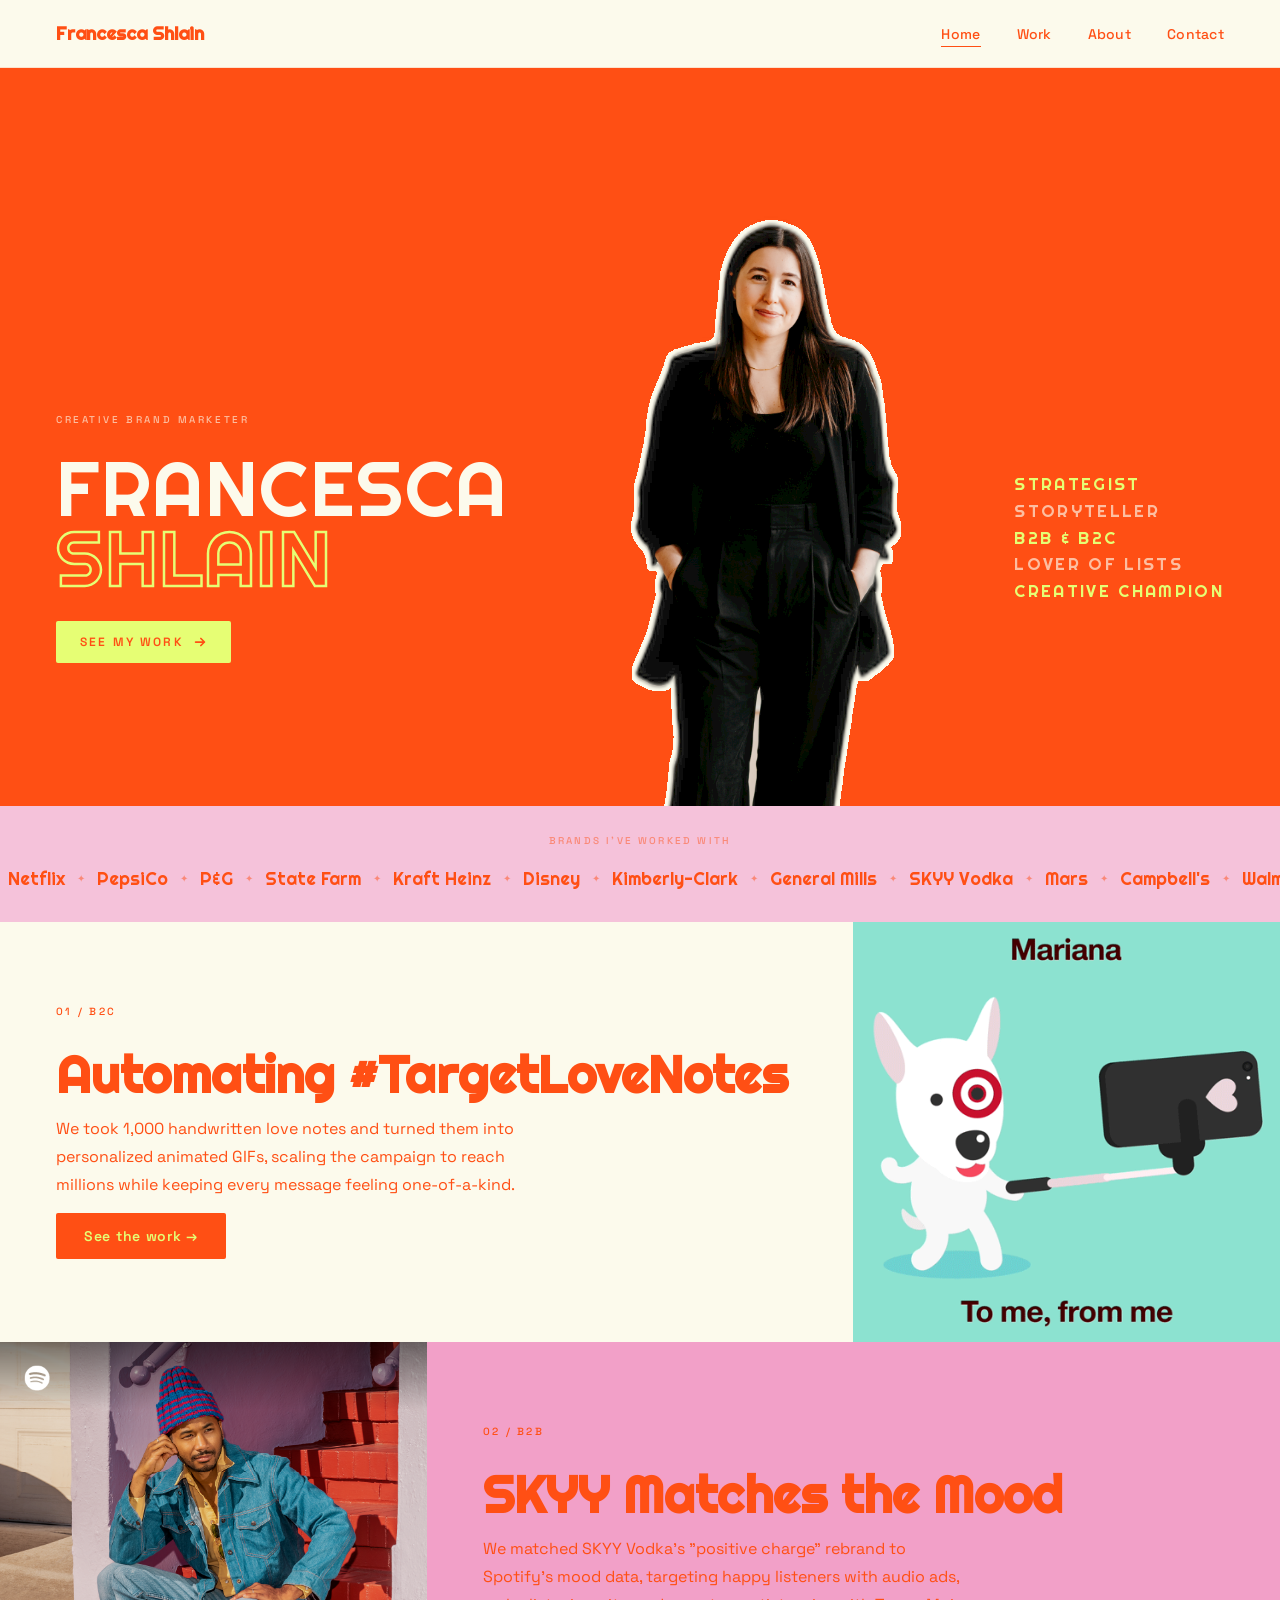
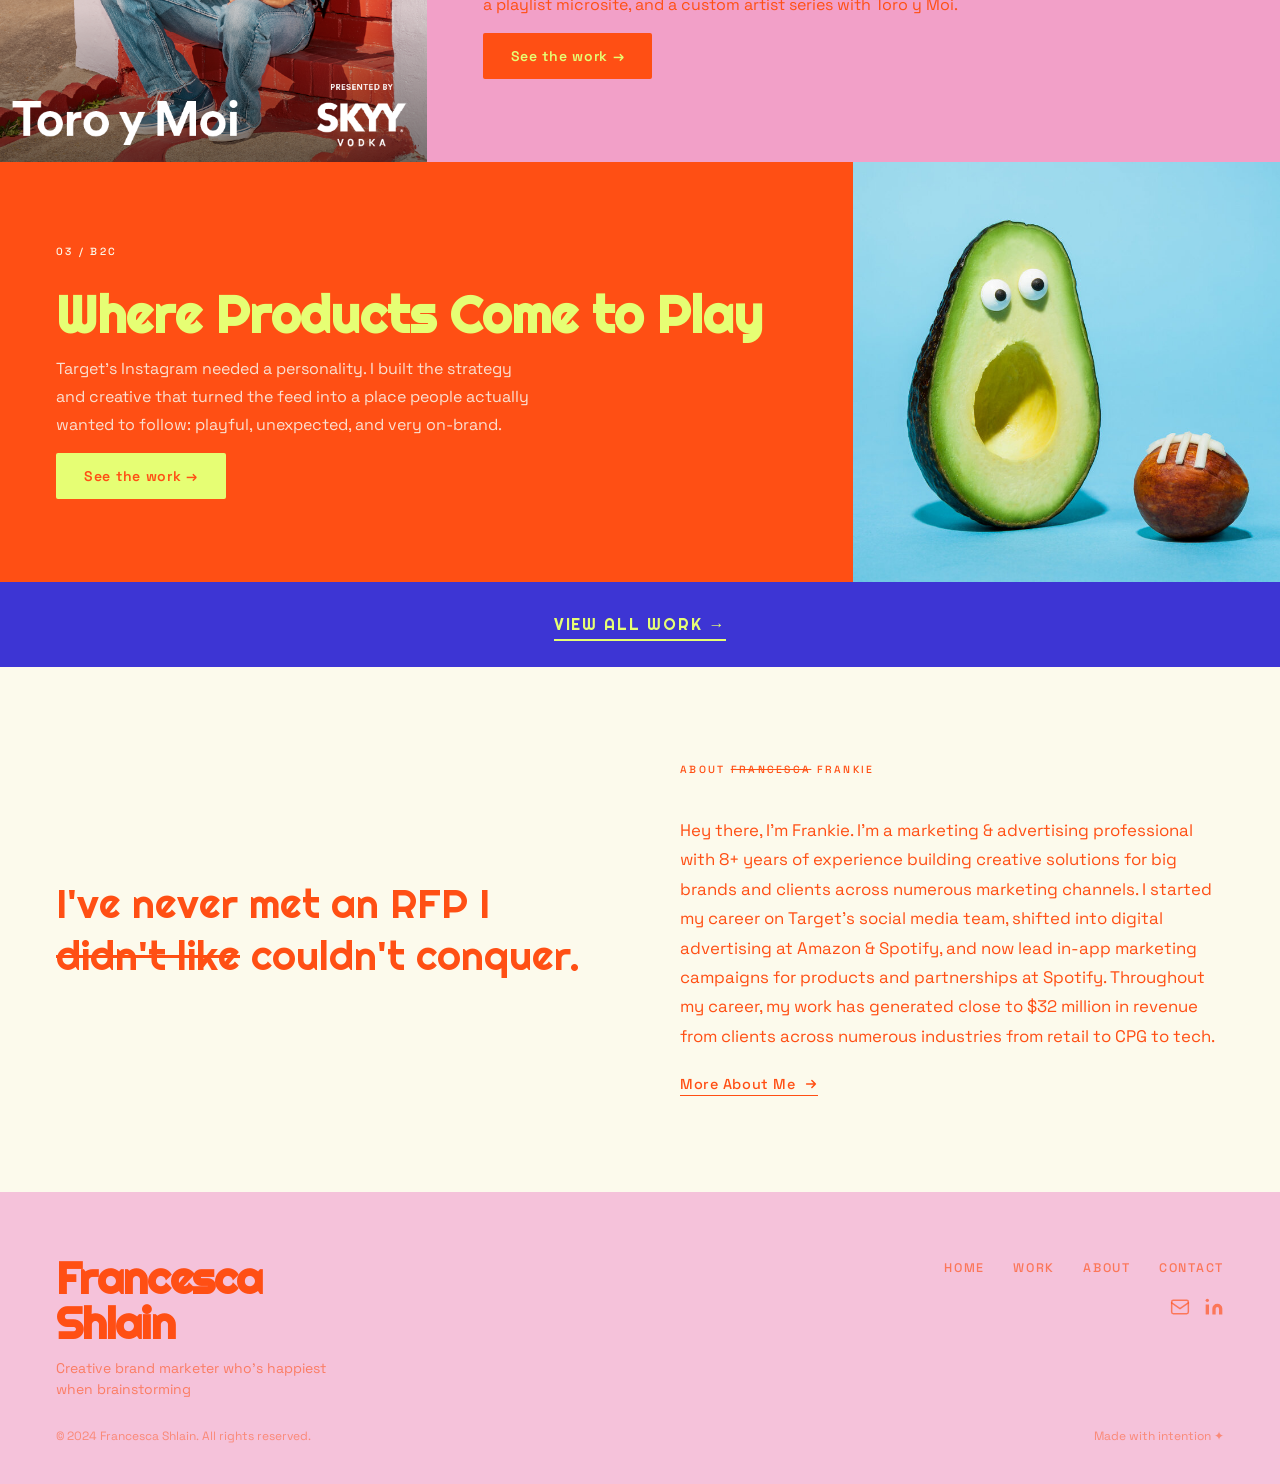
<file: index.html>
<!DOCTYPE html>
<html lang="en">
<head>
  <meta charset="UTF-8">
  <meta name="viewport" content="width=device-width, initial-scale=1.0">
  <title>Francesca Shlain — Creative Brand Marketer</title>
  <link rel="preconnect" href="https://fonts.googleapis.com">
  <link rel="preconnect" href="https://fonts.gstatic.com" crossorigin>
  <link href="https://fonts.googleapis.com/css2?family=Righteous&family=Space+Grotesk:wght@400;500;600&display=swap" rel="stylesheet">

  <style>
    /* =============================================
       RESET & BASE
       ============================================= */
    *, *::before, *::after {
      box-sizing: border-box;
      margin: 0;
      padding: 0;
    }

    :root {
      --orange:     #FF4F14;
      --yellow:     #E6FE74;
      --pink:       #F5C2DA;
      --cream:      #FCFAEC;
      --near-black: var(--orange);
    }

    html {
      scroll-behavior: smooth;
    }

    body {
      font-family: 'Space Grotesk', sans-serif;
      font-weight: 400;
      color: var(--near-black);
      background: var(--cream);
      overflow-x: hidden;
    }

    a { text-decoration: none; }

    /* =============================================
       KEYFRAMES
       ============================================= */
    @keyframes fadeUp {
      from {
        opacity: 0;
        transform: translateY(28px);
      }
      to {
        opacity: 1;
        transform: translateY(0);
      }
    }

    @keyframes marqueeScroll {
      from { transform: translateX(0); }
      to   { transform: translateX(-50%); }
    }

    @keyframes heroImgDrift {
      from {
        opacity: 0;
        transform: rotate(-2deg) translateY(16px);
      }
      to {
        opacity: 1;
        transform: rotate(-2deg) translateY(0);
      }
    }

    /* Scroll-triggered fade-up */
    .reveal {
      opacity: 0;
      transform: translateY(30px);
      transition: opacity 0.6s ease, transform 0.6s ease;
    }

    .reveal.visible {
      opacity: 1;
      transform: translateY(0);
    }

    /* =============================================
       NAV
       ============================================= */
    .nav {
      background: var(--cream);
      display: flex;
      justify-content: space-between;
      align-items: center;
      padding: 22px 56px;
      position: sticky;
      top: 0;
      z-index: 100;
      border-bottom: 1px solid rgba(255,79,20,0.15);
    }

    .nav-logo {
      font-family: 'Righteous', sans-serif;
      font-weight: 800;
      font-size: 1.15rem;
      color: var(--near-black);
      letter-spacing: -0.01em;
    }

    .nav-links {
      list-style: none;
      display: flex;
      align-items: center;
      gap: 36px;
    }

    .nav-links a {
      font-family: 'Space Grotesk', sans-serif;
      font-weight: 500;
      font-size: 0.875rem;
      color: var(--near-black);
      letter-spacing: 0.02em;
      position: relative;
      padding-bottom: 2px;
    }

    .nav-links a::after {
      content: '';
      position: absolute;
      bottom: -2px;
      left: 0;
      width: 0;
      height: 1.5px;
      background: var(--orange);
      transition: width 0.2s ease;
    }

    .nav-links a:hover::after,
    .nav-links a.active::after {
      width: 100%;
    }

    .nav-links a.active { color: var(--orange); }

    /* =============================================
       HERO — CUTOUT EDITORIAL
       ============================================= */
    @keyframes heroFigureUp {
      from { opacity: 0; transform: translateY(48px); }
      to   { opacity: 1; transform: translateY(0); }
    }
    @keyframes heroSideIn {
      from { opacity: 0; transform: translateY(20px); }
      to   { opacity: 1; transform: translateY(0); }
    }

    .hero {
      background: var(--orange);
      min-height: 100svh;
      display: grid;
      grid-template-columns: 1fr auto 1fr;
      align-items: stretch;
      overflow: hidden;
      position: relative;
      padding-bottom: 0;
      margin-bottom: 0;
    }

    /* LEFT PANEL */
    .hero-left-panel {
      display: flex;
      flex-direction: column;
      justify-content: center;
      align-items: flex-start;
      padding: 80px 20px 40px 56px;
      gap: 28px;
      position: relative;
      z-index: 4;
      animation: heroSideIn 0.7s ease both;
      animation-delay: 0.35s;
    }

    .hero-eyebrow {
      font-family: 'Space Grotesk', sans-serif;
      font-size: 0.62rem;
      font-weight: 500;
      letter-spacing: 0.26em;
      text-transform: uppercase;
      color: rgba(252,250,236,0.65);
    }

    .hero-name {
      font-family: 'Righteous', sans-serif;
      font-size: clamp(3.5rem, 6vw, 7.5rem);
      line-height: 0.9;
      letter-spacing: 0.02em;
      text-transform: uppercase;
      display: flex;
      flex-direction: column;
    }

    .hero-name-first {
      color: var(--cream);
    }

    .hero-name-last {
      -webkit-text-stroke: 2.5px var(--yellow);
      color: transparent;
    }

    .hero-cta {
      display: inline-flex;
      align-items: center;
      gap: 10px;
      background: var(--yellow);
      color: var(--orange);
      font-family: 'Space Grotesk', sans-serif;
      font-weight: 600;
      font-size: 0.75rem;
      letter-spacing: 0.18em;
      text-transform: uppercase;
      padding: 13px 24px;
      border: none;
      border-radius: 2px;
      width: fit-content;
      transition: background 0.2s ease, color 0.2s ease, transform 0.15s ease;
    }

    .hero-cta:hover {
      background: var(--cream);
      color: var(--orange);
      transform: translateY(-2px);
    }

    /* CENTER FIGURE */
    .hero-center-figure {
      display: flex;
      align-items: flex-start;
      justify-content: center;
      position: relative;
      z-index: 3;
      overflow: hidden;
      max-height: 82svh;
    }

    .hero-cutout-img {
      height: 110svh;
      width: auto;
      display: block;
      animation: heroFigureUp 1s ease both;
      animation-delay: 0.1s;
    }

    /* RIGHT PANEL */
    .hero-right-panel {
      display: flex;
      flex-direction: column;
      justify-content: center;
      align-items: flex-start;
      padding: 80px 56px 40px 20px;
      gap: 20px;
      position: relative;
      z-index: 4;
      animation: heroSideIn 0.7s ease both;
      animation-delay: 0.5s;
    }

    .hero-roles {
      display: flex;
      flex-direction: column;
      gap: 10px;
    }

    .hero-role {
      font-family: 'Righteous', sans-serif;
      font-size: clamp(0.85rem, 1.3vw, 1.1rem);
      letter-spacing: 0.14em;
      text-transform: uppercase;
      color: rgba(252,250,236,0.65);
      line-height: 1;
      white-space: nowrap;
    }

    .hero-role-accent {
      color: var(--yellow);
    }


    /* responsive */
    @media (max-width: 900px) {
      .hero {
        grid-template-columns: 1fr 1fr;
        grid-template-rows: auto auto;
        min-height: auto;
        padding-bottom: 0;
      }
      .hero-center-figure {
        grid-column: 1 / -1;
        grid-row: 1;
      }
      .hero-left-panel  { grid-column: 1; grid-row: 2; padding: 32px 16px 48px 24px; }
      .hero-right-panel { grid-column: 2; grid-row: 2; padding: 32px 24px 48px 16px; }
      .hero-cutout-img  { height: 55svh; }
    }

    @media (max-width: 600px) {
      .hero { grid-template-columns: 1fr; }
      .hero-left-panel  { grid-column: 1; padding: 24px 24px 16px; }
      .hero-right-panel { grid-column: 1; padding: 0 24px 48px; }
      .hero-cutout-img  { height: 50svh; }
    }

    /* =============================================
       CLIENT NAME MARQUEE
       ============================================= */
    .client-marquee-strip {
      background: var(--pink);
      padding: 28px 0 32px;
      overflow: hidden;
      margin-top: -18svh;
      position: relative;
      z-index: 5;
    }

    .client-marquee-label {
      font-family: 'Space Grotesk', sans-serif;
      font-size: 0.62rem;
      font-weight: 500;
      letter-spacing: 0.22em;
      text-transform: uppercase;
      color: rgba(255,79,20,0.5);
      text-align: center;
      margin-bottom: 20px;
    }

    .client-marquee-track {
      overflow: hidden;
    }

    .client-marquee-content {
      display: flex;
      align-items: center;
      gap: 0;
      white-space: nowrap;
      animation: logoScroll 35s linear infinite;
      will-change: transform;
      width: max-content;
    }

    .client-marquee-content span {
      font-family: 'Righteous', sans-serif;
      font-size: 1.1rem;
      color: var(--orange);
      padding: 0 8px;
      transition: color 0.2s ease;
    }

    .client-marquee-content span:hover {
      color: var(--cream);
    }

    .client-sep {
      color: var(--orange) !important;
      font-size: 0.6rem !important;
      opacity: 0.5;
      padding: 0 4px !important;
    }

    /* =============================================
       LOGO MARQUEE
       ============================================= */
    @keyframes logoScroll {
      from { transform: translateX(0); }
      to   { transform: translateX(-50%); }
    }

    .logo-marquee-strip {
      background: var(--orange);
      padding: 32px 0 36px;
      overflow: hidden;
    }

    .logo-marquee-label {
      font-family: 'Space Grotesk', sans-serif;
      font-size: 0.65rem;
      font-weight: 500;
      letter-spacing: 0.2em;
      text-transform: uppercase;
      color: rgba(250,240,230,0.5);
      text-align: center;
      margin-bottom: 28px;
    }

    .logo-marquee-track {
      overflow: hidden;
    }

    .logo-marquee-content {
      display: flex;
      align-items: center;
      gap: 56px;
      white-space: nowrap;
      animation: logoScroll 30s linear infinite;
      will-change: transform;
      width: max-content;
    }

    .logo-marquee-content img {
      height: 28px;
      width: auto;
      object-fit: contain;
      filter: brightness(0) invert(1);
      opacity: 0.65;
      transition: opacity 0.2s ease;
      flex-shrink: 0;
    }

    .logo-marquee-content img:hover {
      opacity: 1;
    }

    /* =============================================
       WAVY SVG DIVIDER
       ============================================= */
    .wavy-divider-wrap {
      background: var(--pink);
      margin-top: -2px;
      line-height: 0;
    }

    .wavy-divider-wrap svg {
      display: block;
      width: 100%;
    }

    /* =============================================
       PROJECT ROWS
       ============================================= */
    .proj-row {
      display: grid;
      grid-template-columns: 2fr 1fr;
      min-height: 340px;
      max-height: 420px;
      height: 420px;
    }

    .proj-row--flip {
      grid-template-columns: 1fr 2fr;
    }

    .proj-row--cream  { background: var(--cream); }
    .proj-row--sand   { background: #F2A0C8; }
    .proj-row--dark   { background: var(--near-black); }

    .proj-row--flip .proj-row-image { order: -1; }

    .proj-row-text {
      display: flex;
      flex-direction: column;
      justify-content: center;
      gap: 14px;
      padding: 40px 56px;
    }

    .proj-row--dark .proj-row-text .section-label { color: var(--cream); }
    .proj-row--dark .proj-row-heading { color: var(--yellow); }
    .proj-row--dark .proj-row-heading em { color: var(--cream); }
    .proj-row--dark .proj-row-heading s  { color: var(--cream); }
    .proj-row--dark .proj-row-body    { color: rgba(250,240,230,0.9); }
    .proj-row--dark .proj-row-cta     { background: var(--yellow); color: var(--orange); }
    .proj-row--dark .proj-row-cta:hover { background: var(--cream); color: var(--orange); }

    .proj-row-heading {
      font-family: 'Righteous', sans-serif;
      font-size: clamp(2.4rem, 4vw, 4rem);
      color: var(--near-black);
      line-height: 1.05;
    }

    .proj-row-heading em {
      font-style: italic;
      color: var(--orange);
    }

    .proj-row-heading s {
      color: var(--orange);
      text-decoration-thickness: 3px;
      opacity: 1;
    }

    .proj-row-body {
      font-family: 'Space Grotesk', sans-serif;
      font-size: 1rem;
      color: var(--near-black);
      line-height: 1.75;
      max-width: 480px;
    }

    .proj-row-cta {
      display: inline-block;
      font-family: 'Space Grotesk', sans-serif;
      font-weight: 600;
      font-size: 0.875rem;
      letter-spacing: 0.05em;
      color: var(--yellow);
      background: var(--orange);
      padding: 14px 28px;
      border-radius: 2px;
      width: fit-content;
      transition: background 0.2s ease, transform 0.15s ease;
    }

    .proj-row-cta:hover {
      background: var(--yellow);
      color: var(--orange);
      transform: translateY(-2px);
    }

    .proj-row-image {
      overflow: hidden;
    }

    .proj-row-image img {
      width: 100%;
      height: 100%;
      object-fit: cover;
      object-position: center;
      display: block;
      transition: transform 0.5s ease;
    }

    .proj-row:hover .proj-row-image img {
      transform: scale(1.03);
    }

    @media (max-width: 768px) {
      .proj-row { grid-template-columns: 1fr; }
      .proj-row--flip .proj-row-image { order: 0; }
      .proj-row-text { padding: 40px 24px; }
      .proj-row-image { min-height: 280px; }
    }

    .section-label {
      font-family: 'Space Grotesk', sans-serif;
      font-weight: 500;
      font-size: 0.65rem;
      letter-spacing: 0.22em;
      text-transform: uppercase;
      color: var(--orange);
      margin-bottom: 16px;
      display: block;
    }

    .section-heading {
      font-family: 'Righteous', sans-serif;
      font-weight: 800;
      font-size: clamp(2.8rem, 5vw, 4.5rem);
      color: var(--near-black);
      letter-spacing: -0.02em;
      line-height: 1;
      margin-bottom: 56px;
    }

    /* 12-column work grid */
    .work-grid-v2 {
      display: grid;
      grid-template-columns: repeat(12, 1fr);
      gap: 20px;
      max-width: 1440px;
    }

    .work-card-v2 {
      position: relative;
      border-radius: 8px;
      overflow: hidden;
      cursor: pointer;
      display: block;
      transition: transform 0.25s ease, box-shadow 0.25s ease;
    }

    .work-card-v2:hover {
      transform: translateY(-4px);
      box-shadow: 0 16px 48px rgba(255,79,20,0.22);
    }

    /* alternating column spans */
    .work-card-v2:nth-child(1) { grid-column: span 7; }
    .work-card-v2:nth-child(2) { grid-column: span 5; }
    .work-card-v2:nth-child(3) { grid-column: span 5; }
    .work-card-v2:nth-child(4) { grid-column: span 7; }
    .work-card-v2:nth-child(5) { grid-column: span 7; }
    .work-card-v2:nth-child(6) { grid-column: span 5; }

    .work-card-v2 img {
      width: 100%;
      height: 100%;
      object-fit: cover;
      display: block;
      aspect-ratio: 4 / 3;
      transition: transform 0.4s ease;
    }

    .work-card-v2:hover img {
      transform: scale(1.03);
    }

    .work-card-overlay {
      position: absolute;
      inset: 0;
      background: var(--orange);
      display: flex;
      flex-direction: column;
      align-items: flex-start;
      justify-content: flex-end;
      padding: 32px;
      opacity: 0;
      transition: opacity 0.25s ease;
    }

    .work-card-v2:hover .work-card-overlay {
      opacity: 1;
    }

    .work-card-overlay-title {
      font-family: 'Righteous', sans-serif;
      font-weight: 700;
      font-size: 1.4rem;
      color: #fff;
      line-height: 1.2;
    }

    .work-card-overlay-arrow {
      margin-top: 10px;
      font-size: 1.2rem;
      color: rgba(255,255,255,0.75);
    }

    /* =============================================
       ABOUT STRIP
       ============================================= */
    .about-strip {
      background: var(--cream);
      padding: 96px 56px;
      display: grid;
      grid-template-columns: 1fr 1fr;
      gap: 80px;
      align-items: center;
    }

    .about-left {
      display: flex;
      flex-direction: column;
      gap: 24px;
    }

    .about-quote {
      font-family: 'Righteous', sans-serif;
      font-weight: 400;
      font-size: clamp(2rem, 3.2vw, 3rem);
      color: var(--near-black);
      line-height: 1.25;
    }

    .about-quote s {
      color: var(--orange);
      text-decoration: line-through;
      text-decoration-color: var(--orange);
      text-decoration-thickness: 3px;
      opacity: 1;
    }

    .wavy-underline {
      display: block;
      margin-top: 4px;
    }

    .about-right {
      display: flex;
      flex-direction: column;
      gap: 24px;
    }

    .about-body-text {
      font-family: 'Space Grotesk', sans-serif;
      font-weight: 400;
      font-size: 1.05rem;
      color: var(--near-black);
      line-height: 1.75;
    }

    .about-link {
      display: inline-flex;
      align-items: center;
      gap: 8px;
      font-family: 'Space Grotesk', sans-serif;
      font-weight: 500;
      font-size: 0.9rem;
      color: var(--orange);
      letter-spacing: 0.04em;
      border-bottom: 1.5px solid var(--orange);
      padding-bottom: 2px;
      width: fit-content;
      transition: color 0.2s ease, border-color 0.2s ease;
    }

    .about-link:hover {
      color: var(--pink);
      border-color: var(--pink);
    }

    /* =============================================
       FOOTER
       ============================================= */
    .site-footer {
      background: var(--pink);
      padding: 64px 56px 0;
      margin-bottom: 0;
      display: grid;
      grid-template-columns: 1fr 1fr;
      gap: 48px;
      align-items: start;
    }

    .footer-left {
      display: flex;
      flex-direction: column;
      gap: 12px;
    }

    .footer-name {
      font-family: 'Righteous', sans-serif;
      font-weight: 800;
      font-size: clamp(2rem, 3.5vw, 3rem);
      color: var(--orange);
      line-height: 1;
      letter-spacing: -0.02em;
    }

    .footer-tagline {
      font-family: 'Space Grotesk', sans-serif;
      font-size: 0.875rem;
      color: rgba(255,79,20,0.6);
      line-height: 1.5;
      max-width: 280px;
    }

    .footer-right {
      display: flex;
      flex-direction: column;
      align-items: flex-end;
      gap: 20px;
    }

    .footer-nav {
      list-style: none;
      display: flex;
      gap: 28px;
    }

    .footer-nav a {
      font-family: 'Space Grotesk', sans-serif;
      font-size: 0.78rem;
      font-weight: 500;
      letter-spacing: 0.14em;
      text-transform: uppercase;
      color: rgba(255,79,20,0.65);
      transition: color 0.2s ease;
    }

    .footer-nav a:hover { color: var(--orange); }

    .footer-icons {
      display: flex;
      gap: 14px;
      align-items: center;
    }

    .footer-icons a {
      color: rgba(255,79,20,0.65);
      display: flex;
      align-items: center;
      transition: color 0.2s ease;
    }

    .footer-icons a:hover { color: var(--orange); }

    .footer-rule-wrap {
      background: var(--pink);
      padding: 0 56px;
      grid-column: 1 / -1;
    }

    .footer-bottom {
      background: var(--pink);
      padding: 28px 56px 40px;
      display: flex;
      align-items: center;
      justify-content: space-between;
      border-top: none;
      margin-top: 0;
    }

    .footer-copy {
      font-family: 'Space Grotesk', sans-serif;
      font-size: 0.75rem;
      color: rgba(255,79,20,0.5);
    }

    /* =============================================
       RESPONSIVE
       ============================================= */
    @media (max-width: 1024px) {
      .hero { grid-template-columns: 1fr; min-height: auto; }
      .hero-left { padding: 60px 40px; }
      .hero-right { padding: 0 40px 60px; height: 480px; }
      .hero-photo-wrap { transform: rotate(-1deg); }
      .work-card-v2:nth-child(odd)  { grid-column: span 7; }
      .work-card-v2:nth-child(even) { grid-column: span 5; }
    }

    @media (max-width: 768px) {
      .nav { padding: 18px 24px; }
      .nav-links { gap: 20px; }
      .hero-left { padding: 48px 24px; }
      .hero-right { padding: 0 24px 48px; height: 380px; }
      .hero-word { font-size: clamp(3.5rem, 14vw, 6rem); }
      .work-section { padding: 56px 24px 72px; }
      .work-card-v2 { grid-column: span 12 !important; }
      .about-strip { grid-template-columns: 1fr; gap: 40px; padding: 64px 24px; }
      .site-footer { grid-template-columns: 1fr; padding: 48px 24px 0; }
      .footer-right { align-items: flex-start; }
      .footer-nav { flex-direction: column; gap: 12px; }
      .footer-bottom { padding: 24px 24px 32px; flex-direction: column; gap: 12px; text-align: center; }
    }

    @media (max-width: 480px) {
      .nav-links { gap: 14px; }
      .hero-word { font-size: 14vw; }
      .marquee-text { font-size: 0.65rem; }
    }
  </style>
</head>
<body>

  <!-- =============================================
       NAV
       ============================================= -->
  <nav class="nav">
    <a href="index.html" class="nav-logo">Francesca Shlain</a>
    <ul class="nav-links">
      <li><a href="index.html" class="active">Home</a></li>
      <li><a href="work.html">Work</a></li>
      <li><a href="about.html">About</a></li>
      <li><a href="contact.html">Contact</a></li>
    </ul>
  </nav>

  <!-- SVG filter for cutout outline -->
  <svg width="0" height="0" style="position:absolute;overflow:hidden;" aria-hidden="true">
    <defs>
      <filter id="cutout-outline" x="-2%" y="-1%" width="104%" height="102%">
        <feMorphology in="SourceAlpha" result="dilated" operator="dilate" radius="4"/>
        <feComponentTransfer in="dilated" result="hardEdge">
          <feFuncA type="discrete" tableValues="0 1"/>
        </feComponentTransfer>
        <feFlood flood-color="#FCFAEC" result="color"/>
        <feComposite in="color" in2="hardEdge" operator="in" result="outline"/>
        <feMerge>
          <feMergeNode in="outline"/>
          <feMergeNode in="SourceGraphic"/>
        </feMerge>
      </filter>
    </defs>
  </svg>

  <!-- =============================================
       HERO
       ============================================= -->
  <section class="hero">

    <!-- LEFT: name + CTA -->
    <div class="hero-left-panel">
      <span class="hero-eyebrow">Creative Brand Marketer</span>
      <div class="hero-name">
        <span class="hero-name-first">Francesca</span>
        <span class="hero-name-last">Shlain</span>
      </div>
      <a href="work.html" class="hero-cta">
        See My Work
        <svg width="14" height="14" viewBox="0 0 16 16" fill="none" aria-hidden="true">
          <path d="M3 8h10M9 4l4 4-4 4" stroke="currentColor" stroke-width="2" stroke-linecap="round" stroke-linejoin="round"/>
        </svg>
      </a>
    </div>

    <!-- CENTER: cutout figure -->
    <div class="hero-center-figure">
      <img src="assets/images/hero-cutout.png" alt="Francesca Shlain" class="hero-cutout-img" style="filter:url(#cutout-outline);">
    </div>

    <!-- RIGHT: roles + blurb -->
    <div class="hero-right-panel">
      <div class="hero-roles">
        <span class="hero-role hero-role-accent">Strategist</span>
        <span class="hero-role">Storyteller</span>
        <span class="hero-role hero-role-accent">B2B &amp; B2C</span>
        <span class="hero-role">Lover of Lists</span>
        <span class="hero-role hero-role-accent">Creative Champion</span>
      </div>
    </div>

  </section>

  <!-- CLIENT NAME MARQUEE -->
  <div class="client-marquee-strip" aria-label="Clients include">
    <p class="client-marquee-label">Brands I've worked with</p>
    <div class="client-marquee-track">
      <div class="client-marquee-content">
        <span>Netflix</span><span class="client-sep">✦</span>
        <span>PepsiCo</span><span class="client-sep">✦</span>
        <span>P&amp;G</span><span class="client-sep">✦</span>
        <span>State Farm</span><span class="client-sep">✦</span>
        <span>Kraft Heinz</span><span class="client-sep">✦</span>
        <span>Disney</span><span class="client-sep">✦</span>
        <span>Kimberly-Clark</span><span class="client-sep">✦</span>
        <span>General Mills</span><span class="client-sep">✦</span>
        <span>SKYY Vodka</span><span class="client-sep">✦</span>
        <span>Mars</span><span class="client-sep">✦</span>
        <span>Campbell's</span><span class="client-sep">✦</span>
        <span>Walmart</span><span class="client-sep">✦</span>
        <span>Volkswagen</span><span class="client-sep">✦</span>
        <span>Epic Games</span><span class="client-sep">✦</span>
        <span>Mondelēz</span><span class="client-sep">✦</span>
        <span>Kellogg's</span><span class="client-sep">✦</span>
        <!-- duplicate for seamless loop -->
        <span>Netflix</span><span class="client-sep">✦</span>
        <span>PepsiCo</span><span class="client-sep">✦</span>
        <span>P&amp;G</span><span class="client-sep">✦</span>
        <span>State Farm</span><span class="client-sep">✦</span>
        <span>Kraft Heinz</span><span class="client-sep">✦</span>
        <span>Disney</span><span class="client-sep">✦</span>
        <span>Kimberly-Clark</span><span class="client-sep">✦</span>
        <span>General Mills</span><span class="client-sep">✦</span>
        <span>SKYY Vodka</span><span class="client-sep">✦</span>
        <span>Mars</span><span class="client-sep">✦</span>
        <span>Campbell's</span><span class="client-sep">✦</span>
        <span>Walmart</span><span class="client-sep">✦</span>
        <span>Volkswagen</span><span class="client-sep">✦</span>
        <span>Epic Games</span><span class="client-sep">✦</span>
        <span>Mondelēz</span><span class="client-sep">✦</span>
        <span>Kellogg's</span><span class="client-sep">✦</span>
      </div>
    </div>
  </div>

  <!-- =============================================
       WORK SECTION
       ============================================= -->
  <!-- PROJECT ROW 1: cream bg, text left / image right -->
  <section class="proj-row proj-row--cream reveal">
    <div class="proj-row-text">
      <span class="section-label">01 / B2C</span>
      <h2 class="proj-row-heading">Automating #TargetLoveNotes</h2>
      <p class="proj-row-body">We took 1,000 handwritten love notes and turned them into personalized animated GIFs, scaling the campaign to reach millions while keeping every message feeling one-of-a-kind.</p>
      <a href="projects/love-notes-2.html" class="proj-row-cta">See the work →</a>
    </div>
    <div class="proj-row-image">
      <img src="assets/images/love-notes-2-image-asset-3.gif" alt="Love Notes 2.0">
    </div>
  </section>

  <!-- PROJECT ROW 2: pink bg, image left / text right -->
  <section class="proj-row proj-row--sand proj-row--flip reveal">
    <div class="proj-row-image">
      <img src="assets/images/skyy-toro-y-moi.png" alt="SKYY Vodka x Toro y Moi">
    </div>
    <div class="proj-row-text">
      <span class="section-label">02 / B2B</span>
      <h2 class="proj-row-heading">SKYY Matches the Mood</h2>
      <p class="proj-row-body">We matched SKYY Vodka's "positive charge" rebrand to Spotify's mood data, targeting happy listeners with audio ads, a playlist microsite, and a custom artist series with Toro y Moi.</p>
      <a href="projects/skyy.html" class="proj-row-cta">See the work →</a>
    </div>
  </section>

  <!-- PROJECT ROW 3: orange bg, text left / image right -->
  <section class="proj-row proj-row--dark reveal">
    <div class="proj-row-text">
      <span class="section-label">03 / B2C</span>
      <h2 class="proj-row-heading">Where Products Come to Play</h2>
      <p class="proj-row-body">Target's Instagram needed a personality. I built the strategy and creative that turned the feed into a place people actually wanted to follow: playful, unexpected, and very on-brand.</p>
      <a href="projects/target-instagram.html" class="proj-row-cta">See the work →</a>
    </div>
    <div class="proj-row-image">
      <img src="assets/images/instagram-play-1.jpg" alt="Target Instagram">
    </div>
  </section>

  <div style="background:#3D35D4; text-align:center; padding: 32px;">
    <a href="work.html" style="font-family:'Righteous',sans-serif; color:var(--yellow); font-size:1rem; letter-spacing:0.12em; text-transform:uppercase; border-bottom: 2px solid var(--yellow); padding-bottom:4px;">View all work →</a>
  </div>

  <!-- =============================================
       ABOUT STRIP
       ============================================= -->
  <section class="about-strip" id="about">

    <div class="about-left reveal">
      <blockquote class="about-quote">
        I've never met an RFP I<br><s>didn't like</s> couldn't conquer.
      </blockquote>
    </div>

    <div class="about-right reveal">
      <p class="section-label">About <s>Francesca</s> Frankie</p>
      <p class="about-body-text">
        Hey there, I'm Frankie. I'm a marketing &amp; advertising professional with 8+ years of experience
        building creative solutions for big brands and clients across numerous marketing channels. I started
        my career on Target's social media team, shifted into digital advertising at Amazon &amp; Spotify,
        and now lead in-app marketing campaigns for products and partnerships at Spotify. Throughout my
        career, my work has generated close to $32 million in revenue from clients across numerous
        industries from retail to CPG to tech.
      </p>
      <a href="about.html" class="about-link">
        More About Me
        <svg width="14" height="14" viewBox="0 0 16 16" fill="none" aria-hidden="true">
          <path d="M3 8h10M9 4l4 4-4 4" stroke="currentColor" stroke-width="1.75" stroke-linecap="round" stroke-linejoin="round"/>
        </svg>
      </a>
    </div>

  </section>

  <!-- =============================================
       FOOTER
       ============================================= -->
  <footer class="site-footer">
    <div class="footer-left">
      <div class="footer-name">Francesca<br>Shlain</div>
      <p class="footer-tagline">Creative brand marketer who's happiest when brainstorming</p>
    </div>
    <div class="footer-right">
      <ul class="footer-nav">
        <li><a href="index.html">Home</a></li>
        <li><a href="work.html">Work</a></li>
        <li><a href="about.html">About</a></li>
        <li><a href="contact.html">Contact</a></li>
      </ul>
      <div class="footer-icons">
        <a href="mailto:francesca.shlain@gmail.com" title="Email" aria-label="Email">
          <svg width="20" height="20" viewBox="0 0 24 24" fill="none" stroke="currentColor" stroke-width="1.75" stroke-linecap="round" stroke-linejoin="round" aria-hidden="true">
            <rect x="2" y="4" width="20" height="16" rx="2"/>
            <path d="m2 7 10 7 10-7"/>
          </svg>
        </a>
        <a href="https://www.linkedin.com/in/francescashlain" title="LinkedIn" aria-label="LinkedIn" target="_blank" rel="noopener">
          <svg width="20" height="20" viewBox="0 0 24 24" fill="currentColor" aria-hidden="true">
            <path d="M16 8a6 6 0 0 1 6 6v7h-4v-7a2 2 0 0 0-2-2 2 2 0 0 0-2 2v7h-4v-7a6 6 0 0 1 6-6z"/>
            <rect x="2" y="9" width="4" height="12"/>
            <circle cx="4" cy="4" r="2"/>
          </svg>
        </a>
      </div>
    </div>
  </footer>

  <div class="footer-bottom">
    <span class="footer-copy">&copy; 2024 Francesca Shlain. All rights reserved.</span>
    <span class="footer-copy">Made with intention ✦</span>
  </div>

  <!-- =============================================
       INTERSECTION OBSERVER — scroll reveals
       ============================================= -->
  <script>
    (function() {
      const observer = new IntersectionObserver(
        function(entries) {
          entries.forEach(function(entry) {
            if (entry.isIntersecting) {
              entry.target.classList.add('visible');
              observer.unobserve(entry.target);
            }
          });
        },
        { threshold: 0.12 }
      );

      document.querySelectorAll('.reveal').forEach(function(el) {
        observer.observe(el);
      });
    })();
  </script>

</body>
</html>
</file>
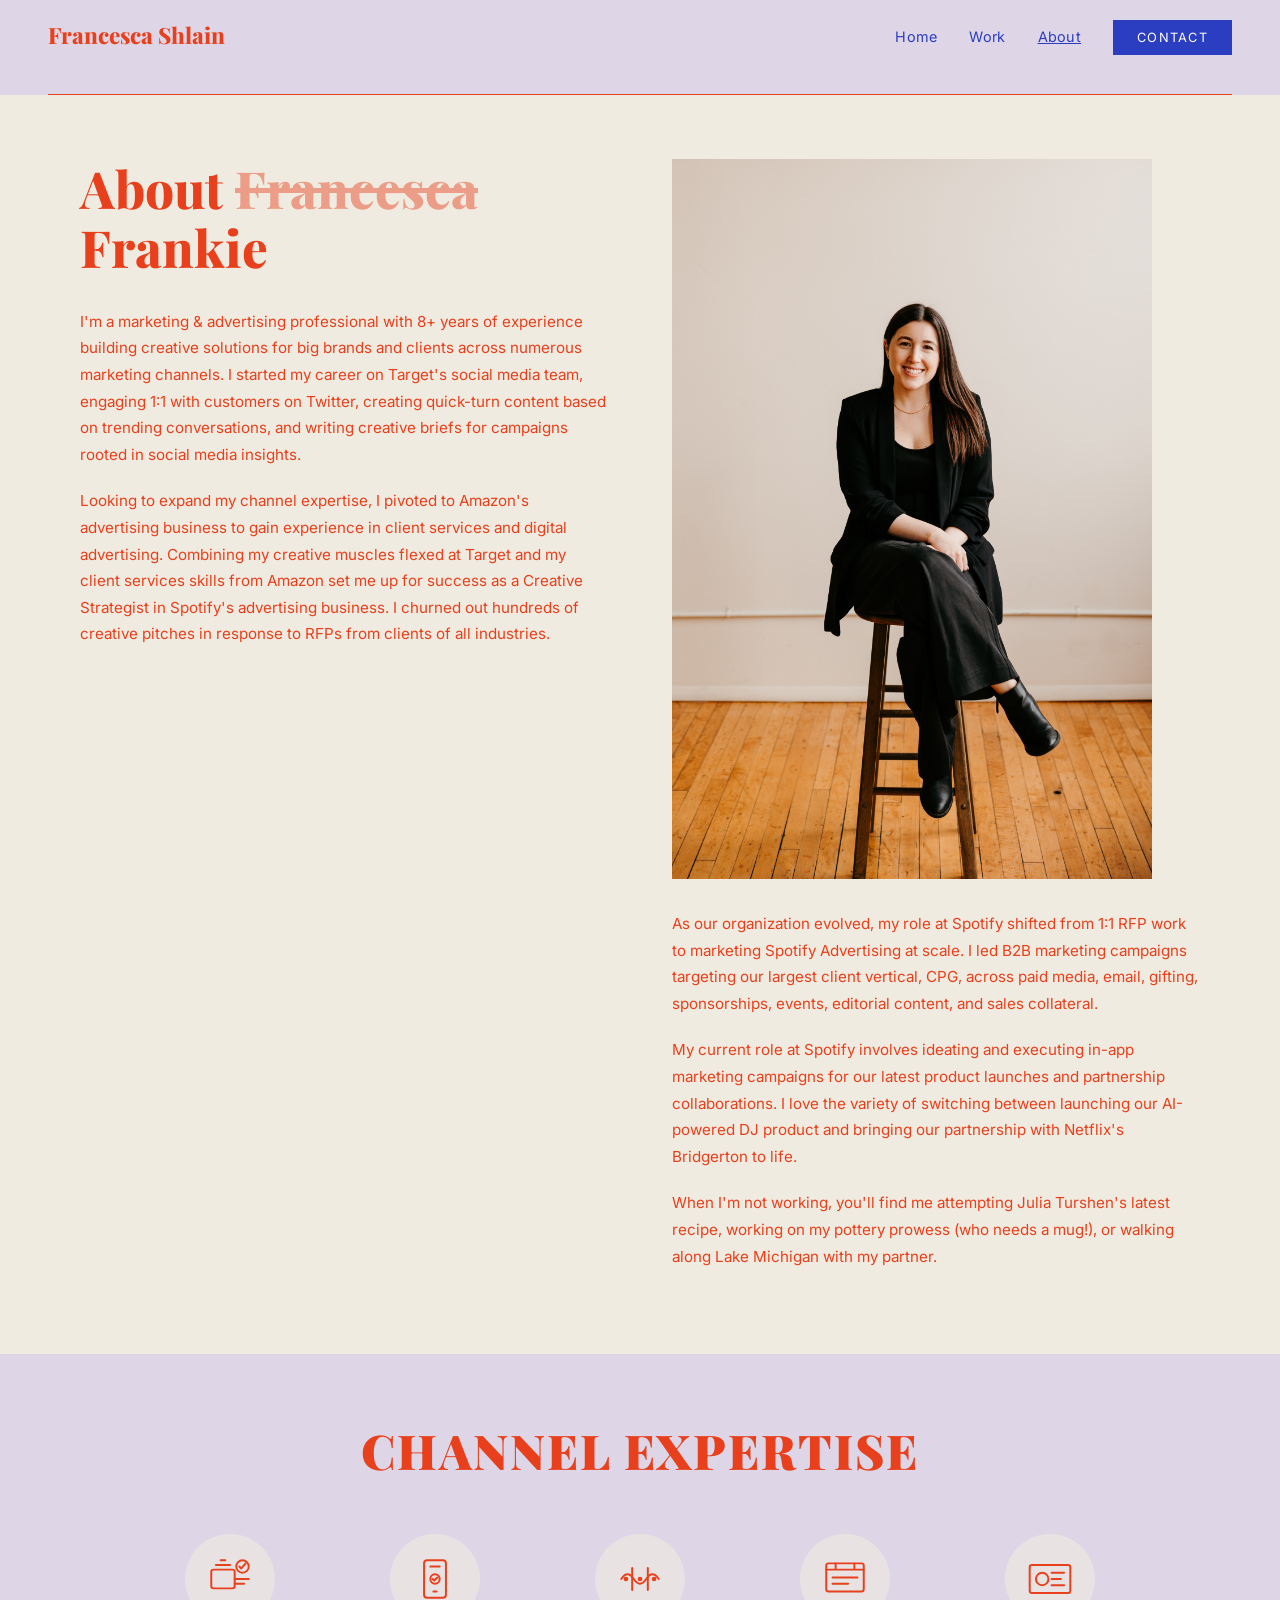
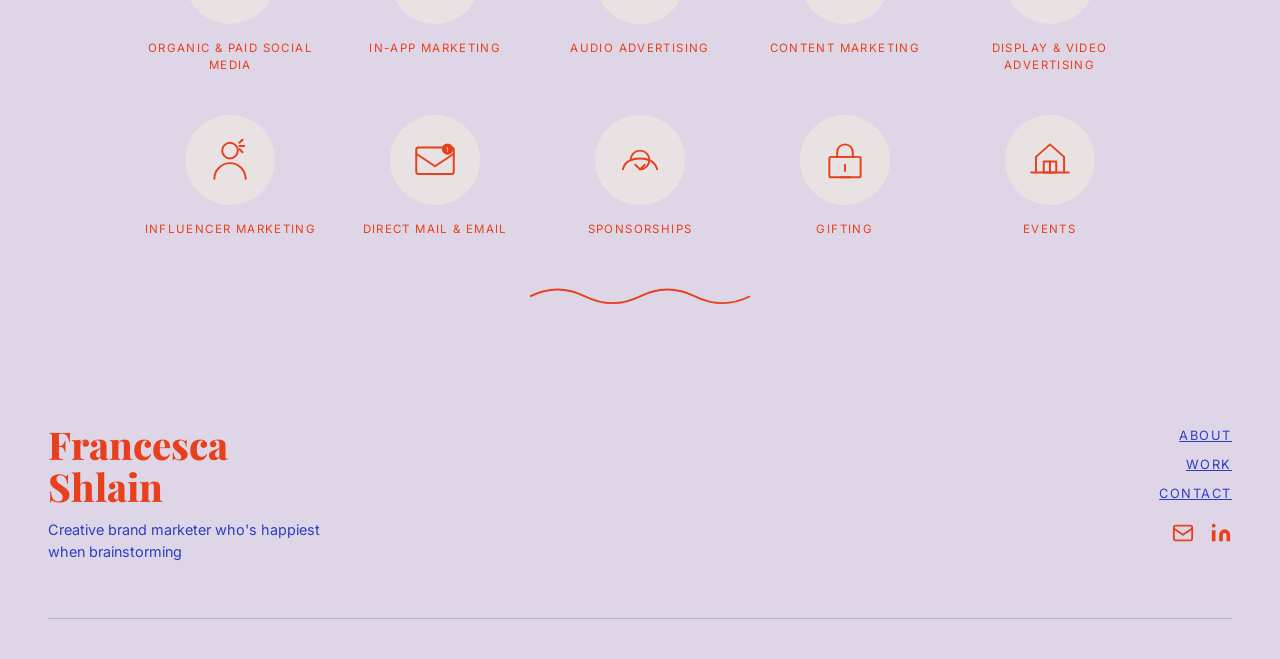
<file: about.html>
<!DOCTYPE html>
<html lang="en">
<head>
  <meta charset="UTF-8">
  <meta name="viewport" content="width=device-width, initial-scale=1.0">
  <title>About — Francesca Shlain</title>
  <link rel="preconnect" href="https://fonts.googleapis.com">
  <link rel="preconnect" href="https://fonts.gstatic.com" crossorigin>
  <link href="https://fonts.googleapis.com/css2?family=Playfair+Display:ital,wght@0,700;0,800;0,900;1,700;1,800;1,900&family=Inter:wght@400;500;600&display=swap" rel="stylesheet">
  <link rel="stylesheet" href="style.css">
</head>
<body>

  <nav>
    <a href="index.html" class="nav-logo">Francesca Shlain</a>
    <ul class="nav-links">
      <li><a href="index.html">Home</a></li>
      <li><a href="work.html">Work</a></li>
      <li><a href="about.html" class="active">About</a></li>
      <li><a href="contact.html" class="nav-cta">Contact</a></li>
    </ul>
  </nav>

  <!-- ABOUT HERO BAR -->
  <div class="about-hero-bar">
    <hr class="about-top-rule">
  </div>

  <!-- ABOUT MAIN -->
  <section class="about-main">
    <div class="about-main-left">
      <h1 class="about-main-heading">About <s>Francesca</s><br>Frankie</h1>
      <p class="about-main-body">I'm a marketing &amp; advertising professional with 8+ years of experience building creative solutions for big brands and clients across numerous marketing channels. I started my career on Target's social media team, engaging 1:1 with customers on Twitter, creating quick-turn content based on trending conversations, and writing creative briefs for campaigns rooted in social media insights.</p>
      <p class="about-main-body">Looking to expand my channel expertise, I pivoted to Amazon's advertising business to gain experience in client services and digital advertising. Combining my creative muscles flexed at Target and my client services skills from Amazon set me up for success as a Creative Strategist in Spotify's advertising business. I churned out hundreds of creative pitches in response to RFPs from clients of all industries.</p>
    </div>
    <div class="about-main-right">
      <img src="assets/images/about-seated.jpg" alt="Francesca Shlain" class="about-seated-photo">
      <p class="about-main-body">As our organization evolved, my role at Spotify shifted from 1:1 RFP work to marketing Spotify Advertising at scale. I led B2B marketing campaigns targeting our largest client vertical, CPG, across paid media, email, gifting, sponsorships, events, editorial content, and sales collateral.</p>
      <p class="about-main-body">My current role at Spotify involves ideating and executing in-app marketing campaigns for our latest product launches and partnership collaborations. I love the variety of switching between launching our AI-powered DJ product and bringing our partnership with Netflix's Bridgerton to life.</p>
      <p class="about-main-body">When I'm not working, you'll find me attempting Julia Turshen's latest recipe, working on my pottery prowess (who needs a mug!), or walking along Lake Michigan with my partner.</p>
    </div>
  </section>

  <!-- CHANNEL EXPERTISE -->
  <section class="expertise-section">
    <h2 class="expertise-heading">Channel Expertise</h2>
    <div class="expertise-grid">

      <div class="expertise-item">
        <div class="expertise-icon">
          <svg viewBox="0 0 64 64" fill="none" stroke="currentColor" stroke-width="2.5" stroke-linecap="round" stroke-linejoin="round">
            <rect x="8" y="20" width="30" height="24" rx="3"/>
            <path d="M14 14h18M20 8h6"/>
            <circle cx="48" cy="16" r="8"/>
            <path d="M44 16l2.5 2.5L52 12"/>
            <path d="M38 32h18M38 38h12"/>
          </svg>
        </div>
        <p class="expertise-label">Organic &amp; Paid Social Media</p>
      </div>

      <div class="expertise-item">
        <div class="expertise-icon">
          <svg viewBox="0 0 64 64" fill="none" stroke="currentColor" stroke-width="2.5" stroke-linecap="round" stroke-linejoin="round">
            <rect x="18" y="8" width="28" height="48" rx="4"/>
            <path d="M26 16h12M30 48h4"/>
            <circle cx="32" cy="32" r="6"/>
            <path d="M29 32l2 2 4-4"/>
          </svg>
        </div>
        <p class="expertise-label">In-App Marketing</p>
      </div>

      <div class="expertise-item">
        <div class="expertise-icon">
          <svg viewBox="0 0 64 64" fill="none" stroke="currentColor" stroke-width="2.5" stroke-linecap="round" stroke-linejoin="round">
            <path d="M8 32 Q16 20 24 32 Q32 44 40 32 Q48 20 56 32"/>
            <circle cx="14" cy="32" r="3" fill="currentColor" stroke="none"/>
            <circle cx="32" cy="32" r="3" fill="currentColor" stroke="none"/>
            <circle cx="50" cy="32" r="3" fill="currentColor" stroke="none"/>
            <path d="M22 18v28M42 18v28"/>
          </svg>
        </div>
        <p class="expertise-label">Audio Advertising</p>
      </div>

      <div class="expertise-item">
        <div class="expertise-icon">
          <svg viewBox="0 0 64 64" fill="none" stroke="currentColor" stroke-width="2.5" stroke-linecap="round" stroke-linejoin="round">
            <rect x="8" y="12" width="48" height="36" rx="3"/>
            <path d="M8 20h48M20 12v8M44 12v8"/>
            <path d="M16 30h32M16 38h20"/>
          </svg>
        </div>
        <p class="expertise-label">Content Marketing</p>
      </div>

      <div class="expertise-item">
        <div class="expertise-icon">
          <svg viewBox="0 0 64 64" fill="none" stroke="currentColor" stroke-width="2.5" stroke-linecap="round" stroke-linejoin="round">
            <rect x="6" y="14" width="52" height="36" rx="3"/>
            <circle cx="22" cy="32" r="8"/>
            <path d="M34 24h16M34 32h12M34 40h16"/>
          </svg>
        </div>
        <p class="expertise-label">Display &amp; Video Advertising</p>
      </div>

      <div class="expertise-item">
        <div class="expertise-icon">
          <svg viewBox="0 0 64 64" fill="none" stroke="currentColor" stroke-width="2.5" stroke-linecap="round" stroke-linejoin="round">
            <circle cx="32" cy="20" r="10"/>
            <path d="M12 56c0-11 9-20 20-20s20 9 20 20"/>
            <path d="M44 10l4-4M44 14h6M44 18l4 4"/>
          </svg>
        </div>
        <p class="expertise-label">Influencer Marketing</p>
      </div>

      <div class="expertise-item">
        <div class="expertise-icon">
          <svg viewBox="0 0 64 64" fill="none" stroke="currentColor" stroke-width="2.5" stroke-linecap="round" stroke-linejoin="round">
            <rect x="8" y="16" width="48" height="34" rx="3"/>
            <path d="M8 24l24 16 24-16"/>
            <circle cx="48" cy="18" r="6" fill="var(--red)" stroke="var(--red)"/>
            <text x="46" y="22" font-size="8" fill="white" font-family="Inter" stroke="none">1</text>
          </svg>
        </div>
        <p class="expertise-label">Direct Mail &amp; Email</p>
      </div>

      <div class="expertise-item">
        <div class="expertise-icon">
          <svg viewBox="0 0 64 64" fill="none" stroke="currentColor" stroke-width="2.5" stroke-linecap="round" stroke-linejoin="round">
            <path d="M20 32c0-6.6 5.4-12 12-12s12 5.4 12 12-5.4 12-12 12"/>
            <path d="M10 44c2-8 9-14 22-14s20 6 22 14"/>
            <path d="M26 38l6 6 6-6"/>
          </svg>
        </div>
        <p class="expertise-label">Sponsorships</p>
      </div>

      <div class="expertise-item">
        <div class="expertise-icon">
          <svg viewBox="0 0 64 64" fill="none" stroke="currentColor" stroke-width="2.5" stroke-linecap="round" stroke-linejoin="round">
            <rect x="12" y="28" width="40" height="26" rx="2"/>
            <path d="M22 28v-6a10 10 0 0 1 20 0v6"/>
            <path d="M32 38v8M26 54h12"/>
            <path d="M20 28h24"/>
          </svg>
        </div>
        <p class="expertise-label">Gifting</p>
      </div>

      <div class="expertise-item">
        <div class="expertise-icon">
          <svg viewBox="0 0 64 64" fill="none" stroke="currentColor" stroke-width="2.5" stroke-linecap="round" stroke-linejoin="round">
            <path d="M8 48h48M14 48V28l18-16 18 16v20"/>
            <rect x="24" y="34" width="16" height="14"/>
            <path d="M32 34v14"/>
          </svg>
        </div>
        <p class="expertise-label">Events</p>
      </div>

    </div>

    <!-- Wavy divider -->
    <div style="text-align:center; padding: 40px 0 8px;">
      <svg viewBox="0 0 240 40" width="220" fill="none" xmlns="http://www.w3.org/2000/svg">
        <path d="M0 20 Q30 5 60 20 Q90 35 120 20 Q150 5 180 20 Q210 35 240 20" stroke="var(--red)" stroke-width="2" fill="none"/>
      </svg>
    </div>
  </section>

  <footer>
    <div class="footer-left">
      <div class="footer-name">Francesca<br>Shlain</div>
      <p class="footer-tagline">Creative brand marketer who's happiest when brainstorming</p>
    </div>
    <div class="footer-right">
      <ul class="footer-nav">
        <li><a href="about.html">About</a></li>
        <li><a href="work.html">Work</a></li>
        <li><a href="contact.html">Contact</a></li>
      </ul>
      <div class="footer-icons">
        <a href="mailto:fshlain@umich.edu" title="Email" aria-label="Email">
          <svg width="22" height="22" viewBox="0 0 24 24" fill="none" stroke="currentColor" stroke-width="2" stroke-linecap="round" stroke-linejoin="round"><rect x="2" y="4" width="20" height="16" rx="2"/><path d="m2 7 10 7 10-7"/></svg>
        </a>
        <a href="https://www.linkedin.com/in/francescashlain" title="LinkedIn" aria-label="LinkedIn" target="_blank" rel="noopener">
          <svg width="22" height="22" viewBox="0 0 24 24" fill="currentColor"><path d="M16 8a6 6 0 0 1 6 6v7h-4v-7a2 2 0 0 0-2-2 2 2 0 0 0-2 2v7h-4v-7a6 6 0 0 1 6-6z"/><rect x="2" y="9" width="4" height="12"/><circle cx="4" cy="4" r="2"/></svg>
        </a>
      </div>
    </div>
    <hr class="footer-rule">
  </footer>

</body>
</html>
</file>
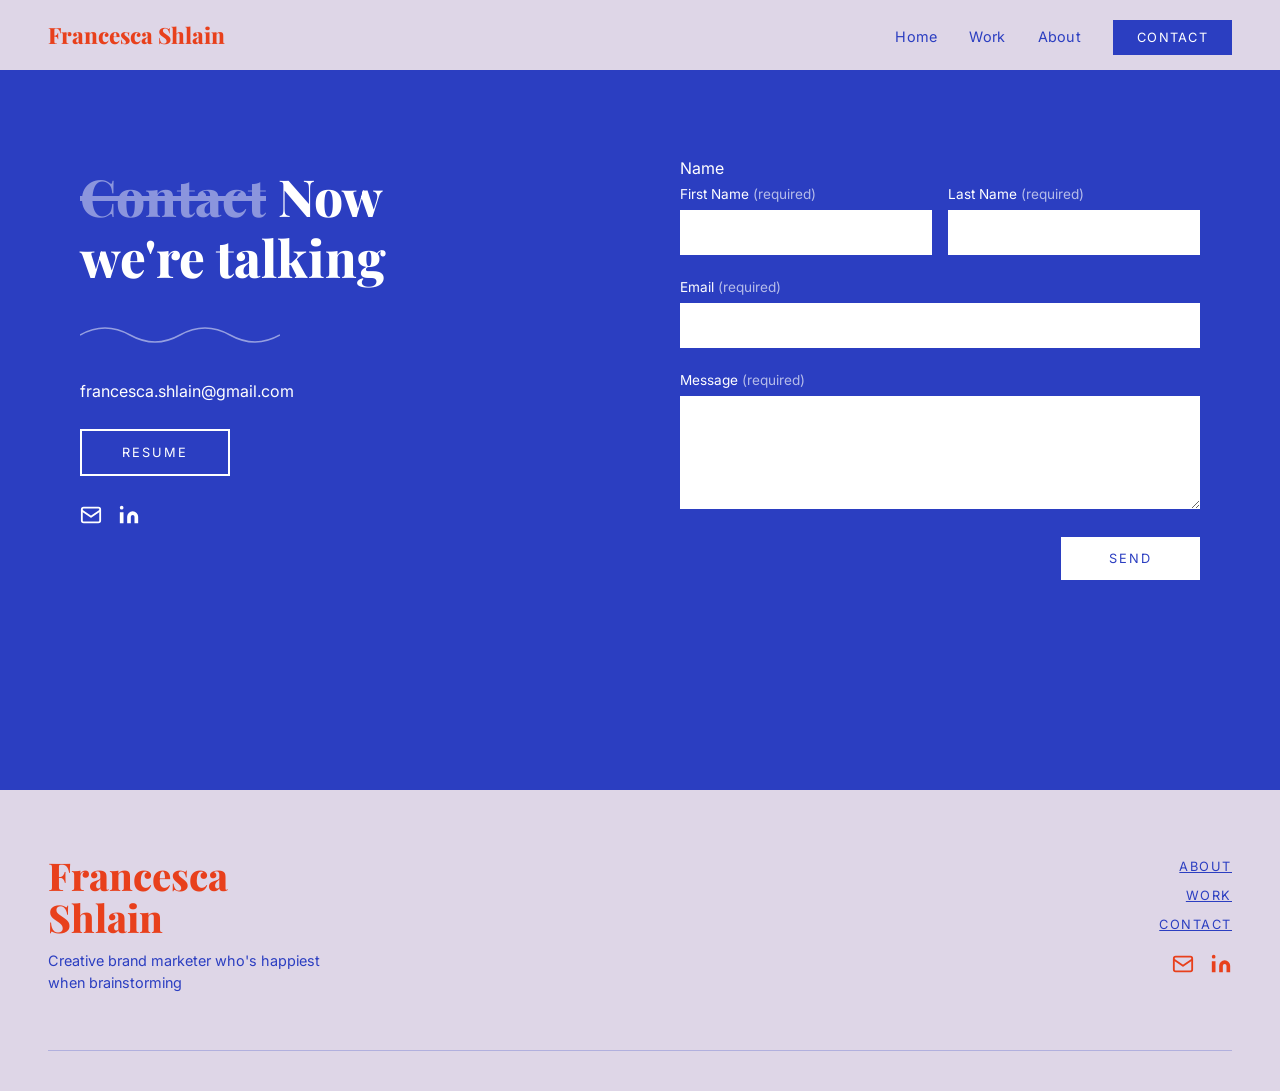
<file: contact.html>
<!DOCTYPE html>
<html lang="en">
<head>
  <meta charset="UTF-8">
  <meta name="viewport" content="width=device-width, initial-scale=1.0">
  <title>Contact — Francesca Shlain</title>
  <link rel="preconnect" href="https://fonts.googleapis.com">
  <link rel="preconnect" href="https://fonts.gstatic.com" crossorigin>
  <link href="https://fonts.googleapis.com/css2?family=Playfair+Display:ital,wght@0,700;0,800;0,900;1,700;1,800;1,900&family=Inter:wght@400;500;600&display=swap" rel="stylesheet">
  <link rel="stylesheet" href="style.css">
</head>
<body>

  <nav>
    <a href="index.html" class="nav-logo">Francesca Shlain</a>
    <ul class="nav-links">
      <li><a href="index.html">Home</a></li>
      <li><a href="work.html">Work</a></li>
      <li><a href="about.html">About</a></li>
      <li><a href="contact.html" class="nav-cta active">Contact</a></li>
    </ul>
  </nav>

  <section class="contact-page">
    <!-- LEFT -->
    <div class="contact-left">
      <h1 class="contact-page-heading"><s>Contact</s> Now<br>we're talking</h1>
      <svg class="contact-wavy" viewBox="0 0 200 36" fill="none" xmlns="http://www.w3.org/2000/svg">
        <path d="M0 18 Q25 4 50 18 Q75 32 100 18 Q125 4 150 18 Q175 32 200 18" stroke="rgba(255,255,255,0.5)" stroke-width="1.5" fill="none"/>
      </svg>
      <a href="mailto:francesca.shlain@gmail.com" class="contact-email-link">francesca.shlain@gmail.com</a>
      <a href="assets/resume.pdf" class="contact-resume-btn" target="_blank" rel="noopener">Resume</a>
      <div class="contact-social-icons">
        <a href="mailto:francesca.shlain@gmail.com" title="Email" aria-label="Email">
          <svg width="22" height="22" viewBox="0 0 24 24" fill="none" stroke="currentColor" stroke-width="2" stroke-linecap="round" stroke-linejoin="round"><rect x="2" y="4" width="20" height="16" rx="2"/><path d="m2 7 10 7 10-7"/></svg>
        </a>
        <a href="https://www.linkedin.com/in/francescashlain" title="LinkedIn" aria-label="LinkedIn" target="_blank" rel="noopener">
          <svg width="22" height="22" viewBox="0 0 24 24" fill="currentColor"><path d="M16 8a6 6 0 0 1 6 6v7h-4v-7a2 2 0 0 0-2-2 2 2 0 0 0-2 2v7h-4v-7a6 6 0 0 1 6-6z"/><rect x="2" y="9" width="4" height="12"/><circle cx="4" cy="4" r="2"/></svg>
        </a>
      </div>
    </div>

    <!-- RIGHT: FORM -->
    <div class="contact-right">
      <!--
        To make this form actually send emails, sign up at formspree.io,
        create a form, and replace YOUR_FORM_ID below with your form ID.
        e.g. action="https://formspree.io/f/abcdefgh"
      -->
      <form class="contact-form" action="https://formspree.io/f/YOUR_FORM_ID" method="POST">
        <div class="form-group">
          <label class="form-label">Name</label>
          <div class="form-row">
            <div class="form-field">
              <label class="form-sublabel">First Name <span>(required)</span></label>
              <input type="text" name="first_name" required class="form-input">
            </div>
            <div class="form-field">
              <label class="form-sublabel">Last Name <span>(required)</span></label>
              <input type="text" name="last_name" required class="form-input">
            </div>
          </div>
        </div>
        <div class="form-group">
          <label class="form-sublabel">Email <span>(required)</span></label>
          <input type="email" name="email" required class="form-input">
        </div>
        <div class="form-group">
          <label class="form-sublabel">Message <span>(required)</span></label>
          <textarea name="message" required class="form-textarea" rows="5"></textarea>
        </div>
        <div style="text-align: right;">
          <button type="submit" class="form-submit">Send</button>
        </div>
      </form>
    </div>
  </section>

  <footer>
    <div class="footer-left">
      <div class="footer-name">Francesca<br>Shlain</div>
      <p class="footer-tagline">Creative brand marketer who's happiest when brainstorming</p>
    </div>
    <div class="footer-right">
      <ul class="footer-nav">
        <li><a href="about.html">About</a></li>
        <li><a href="work.html">Work</a></li>
        <li><a href="contact.html">Contact</a></li>
      </ul>
      <div class="footer-icons">
        <a href="mailto:francesca.shlain@gmail.com" title="Email" aria-label="Email">
          <svg width="22" height="22" viewBox="0 0 24 24" fill="none" stroke="currentColor" stroke-width="2" stroke-linecap="round" stroke-linejoin="round"><rect x="2" y="4" width="20" height="16" rx="2"/><path d="m2 7 10 7 10-7"/></svg>
        </a>
        <a href="https://www.linkedin.com/in/francescashlain" title="LinkedIn" aria-label="LinkedIn" target="_blank" rel="noopener">
          <svg width="22" height="22" viewBox="0 0 24 24" fill="currentColor"><path d="M16 8a6 6 0 0 1 6 6v7h-4v-7a2 2 0 0 0-2-2 2 2 0 0 0-2 2v7h-4v-7a6 6 0 0 1 6-6z"/><rect x="2" y="9" width="4" height="12"/><circle cx="4" cy="4" r="2"/></svg>
        </a>
      </div>
    </div>
    <hr class="footer-rule">
  </footer>

</body>
</html>
</file>
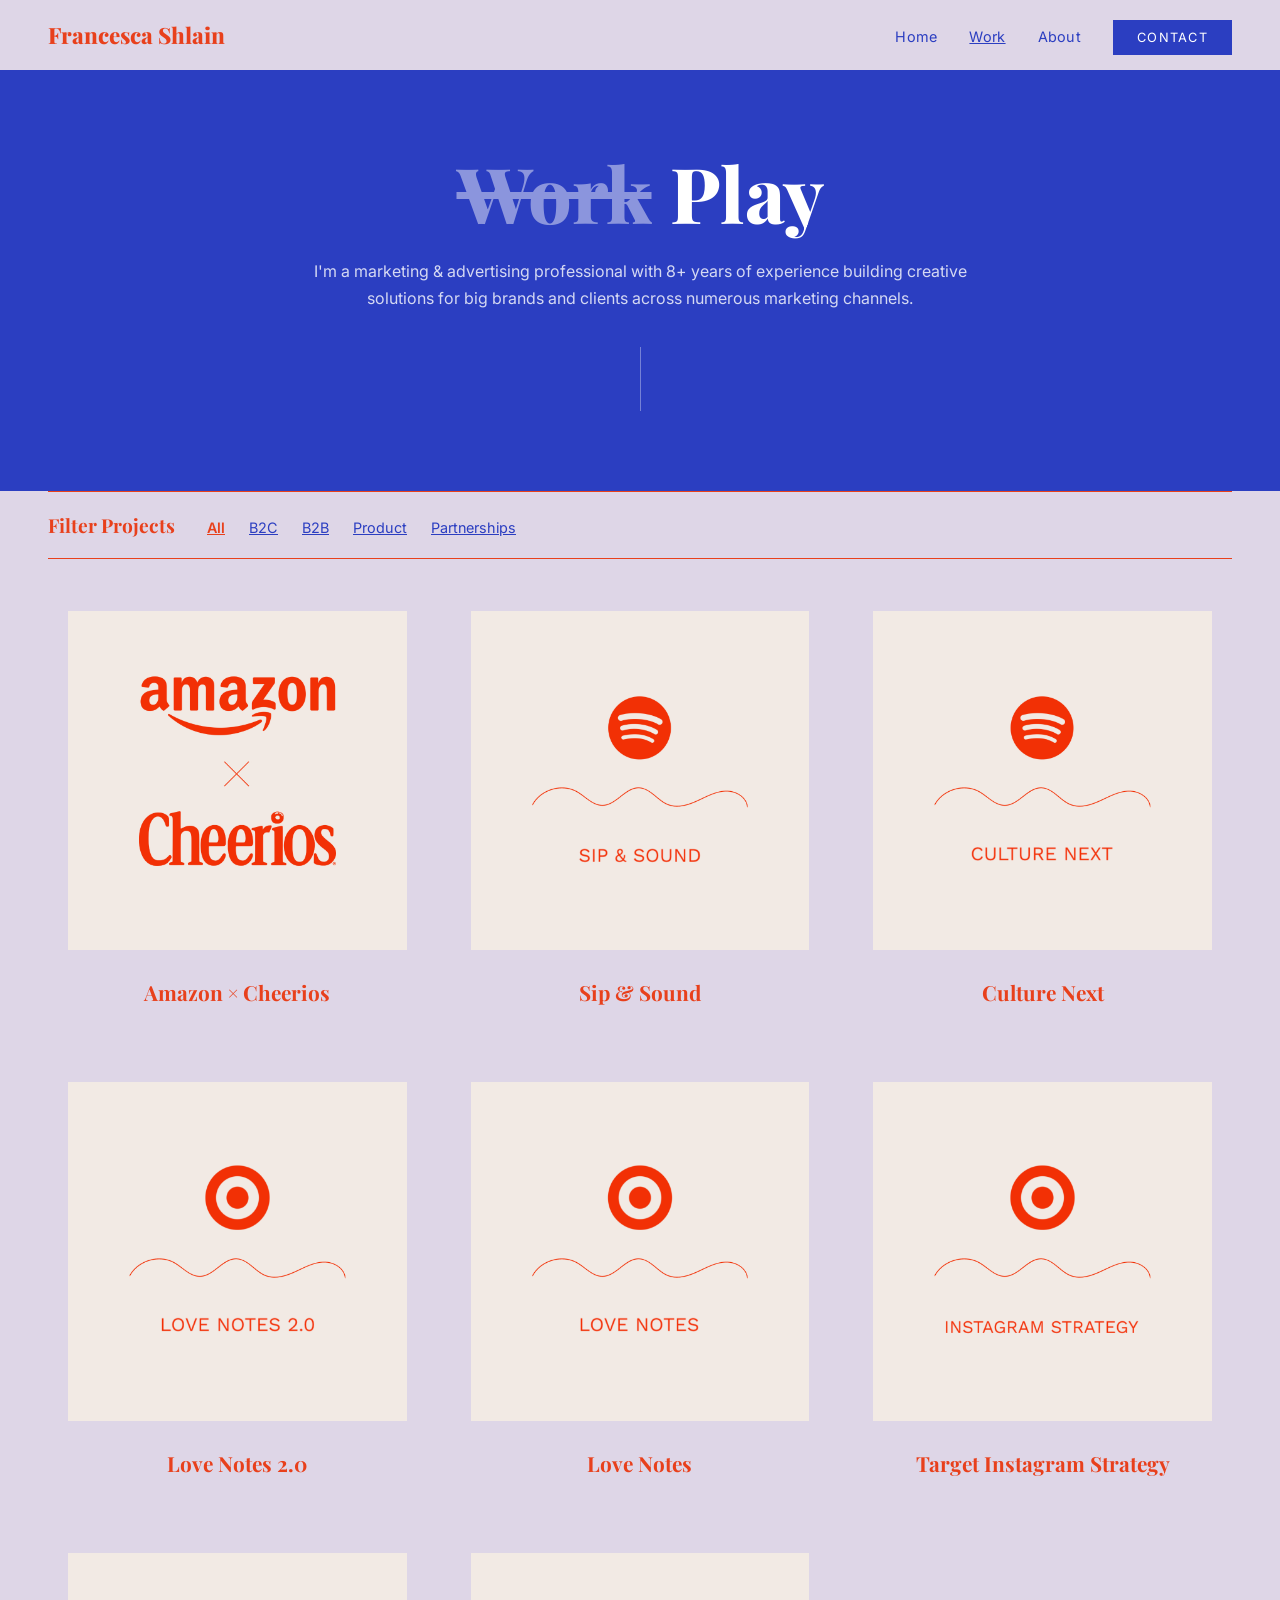
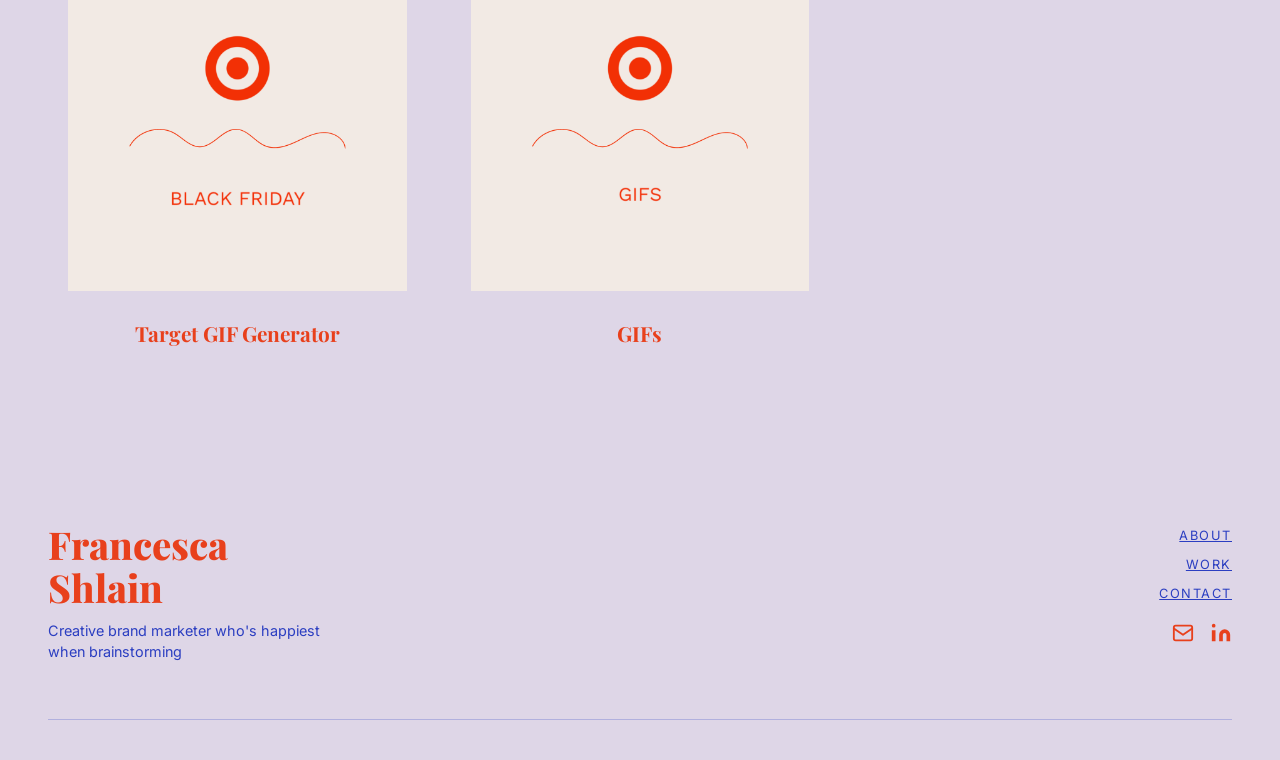
<file: work.html>
<!DOCTYPE html>
<html lang="en">
<head>
  <meta charset="UTF-8">
  <meta name="viewport" content="width=device-width, initial-scale=1.0">
  <title>Work — Francesca Shlain</title>
  <link rel="preconnect" href="https://fonts.googleapis.com">
  <link rel="preconnect" href="https://fonts.gstatic.com" crossorigin>
  <link href="https://fonts.googleapis.com/css2?family=Playfair+Display:ital,wght@0,700;0,800;0,900;1,700;1,800;1,900&family=Inter:wght@400;500;600&display=swap" rel="stylesheet">
  <link rel="stylesheet" href="style.css">
</head>
<body>

  <nav>
    <a href="index.html" class="nav-logo">Francesca Shlain</a>
    <ul class="nav-links">
      <li><a href="index.html">Home</a></li>
      <li><a href="work.html" class="active">Work</a></li>
      <li><a href="about.html">About</a></li>
      <li><a href="contact.html" class="nav-cta">Contact</a></li>
    </ul>
  </nav>

  <!-- WORK PAGE HERO -->
  <section class="work-page-hero">
    <h1 class="work-page-title"><s>Work</s> Play</h1>
    <p class="work-page-sub">I'm a marketing &amp; advertising professional with 8+ years of experience building creative solutions for big brands and clients across numerous marketing channels.</p>
    <div class="tagline-divider"></div>
  </section>

  <!-- FILTER -->
  <section class="work-filter">
    <hr class="filter-rule">
    <div class="filter-inner">
      <span class="filter-label">Filter Projects</span>
      <ul class="filter-list" id="filter-list">
        <li><button class="filter-btn active" data-filter="all">All</button></li>
        <li><button class="filter-btn" data-filter="b2c">B2C</button></li>
        <li><button class="filter-btn" data-filter="b2b">B2B</button></li>
        <li><button class="filter-btn" data-filter="product">Product</button></li>
        <li><button class="filter-btn" data-filter="partnerships">Partnerships</button></li>
      </ul>
    </div>
    <hr class="filter-rule">
  </section>

  <!-- WORK GRID -->
  <section class="work-page-grid-wrap">
    <div class="work-page-grid" id="work-grid">

      <!-- 1. Amazon x Cheerios -->
      <a class="work-card" data-category="b2b" href="projects/amazon-cheerios.html">
        <img src="assets/images/work-amazon-cheerios.png" alt="Amazon x Cheerios" class="work-card-img">
        <div class="work-card-body">
          <h3 class="work-card-title">Amazon × Cheerios</h3>
        </div>
      </a>

      <!-- 2. Sip & Sound (Spotify) -->
      <a class="work-card" data-category="b2b" href="projects/sip-sound.html">
        <img src="assets/images/work-sip-sound.png" alt="Sip &amp; Sound" class="work-card-img">
        <div class="work-card-body">
          <h3 class="work-card-title">Sip &amp; Sound</h3>
        </div>
      </a>

      <!-- 3. Culture Next (Spotify) -->
      <a class="work-card" data-category="b2b" href="projects/culture-next.html">
        <img src="assets/images/work-culture-next.png" alt="Culture Next" class="work-card-img">
        <div class="work-card-body">
          <h3 class="work-card-title">Culture Next</h3>
        </div>
      </a>

      <!-- 4. Love Notes 2.0 (Target) -->
      <a class="work-card" data-category="b2c" href="projects/love-notes-2.html">
        <img src="assets/images/work-love-notes-2.png" alt="Love Notes 2.0" class="work-card-img">
        <div class="work-card-body">
          <h3 class="work-card-title">Love Notes 2.0</h3>
        </div>
      </a>

      <!-- 5. Love Notes (Target) -->
      <a class="work-card" data-category="b2c" href="projects/love-notes.html">
        <img src="assets/images/work-love-notes.png" alt="Love Notes" class="work-card-img">
        <div class="work-card-body">
          <h3 class="work-card-title">Love Notes</h3>
        </div>
      </a>

      <!-- 8. Target Instagram Strategy -->
      <a class="work-card" data-category="b2c" href="projects/target-instagram.html">
        <img src="assets/images/work-target-instagram.png" alt="Target Instagram Strategy" class="work-card-img">
        <div class="work-card-body">
          <h3 class="work-card-title">Target Instagram Strategy</h3>
        </div>
      </a>

      <!-- 7. Target GIF Generator -->
      <a class="work-card" data-category="product" href="projects/gif-generator.html">
        <img src="assets/images/work-gif-generator.png" alt="Target GIF Generator" class="work-card-img">
        <div class="work-card-body">
          <h3 class="work-card-title">Target GIF Generator</h3>
        </div>
      </a>

      <!-- 6. GIFs (Target) -->
      <a class="work-card" data-category="b2c" href="projects/gifs.html">
        <img src="assets/images/work-gifs.png" alt="GIFs" class="work-card-img">
        <div class="work-card-body">
          <h3 class="work-card-title">GIFs</h3>
        </div>
      </a>

    </div>
  </section>

  <footer>
    <div class="footer-left">
      <div class="footer-name">Francesca<br>Shlain</div>
      <p class="footer-tagline">Creative brand marketer who's happiest when brainstorming</p>
    </div>
    <div class="footer-right">
      <ul class="footer-nav">
        <li><a href="about.html">About</a></li>
        <li><a href="work.html">Work</a></li>
        <li><a href="contact.html">Contact</a></li>
      </ul>
      <div class="footer-icons">
        <a href="mailto:fshlain@umich.edu" title="Email" aria-label="Email">
          <svg width="22" height="22" viewBox="0 0 24 24" fill="none" stroke="currentColor" stroke-width="2" stroke-linecap="round" stroke-linejoin="round"><rect x="2" y="4" width="20" height="16" rx="2"/><path d="m2 7 10 7 10-7"/></svg>
        </a>
        <a href="https://www.linkedin.com/in/francescashlain" title="LinkedIn" aria-label="LinkedIn" target="_blank" rel="noopener">
          <svg width="22" height="22" viewBox="0 0 24 24" fill="currentColor"><path d="M16 8a6 6 0 0 1 6 6v7h-4v-7a2 2 0 0 0-2-2 2 2 0 0 0-2 2v7h-4v-7a6 6 0 0 1 6-6z"/><rect x="2" y="9" width="4" height="12"/><circle cx="4" cy="4" r="2"/></svg>
        </a>
      </div>
    </div>
    <hr class="footer-rule">
  </footer>

  <script>
    const buttons = document.querySelectorAll('.filter-btn');
    const cards = document.querySelectorAll('.work-card');
    buttons.forEach(btn => {
      btn.addEventListener('click', () => {
        buttons.forEach(b => b.classList.remove('active'));
        btn.classList.add('active');
        const filter = btn.dataset.filter;
        cards.forEach(card => {
          card.style.display = (filter === 'all' || card.dataset.category === filter) ? 'flex' : 'none';
        });
      });
    });
  </script>

</body>
</html>
</file>
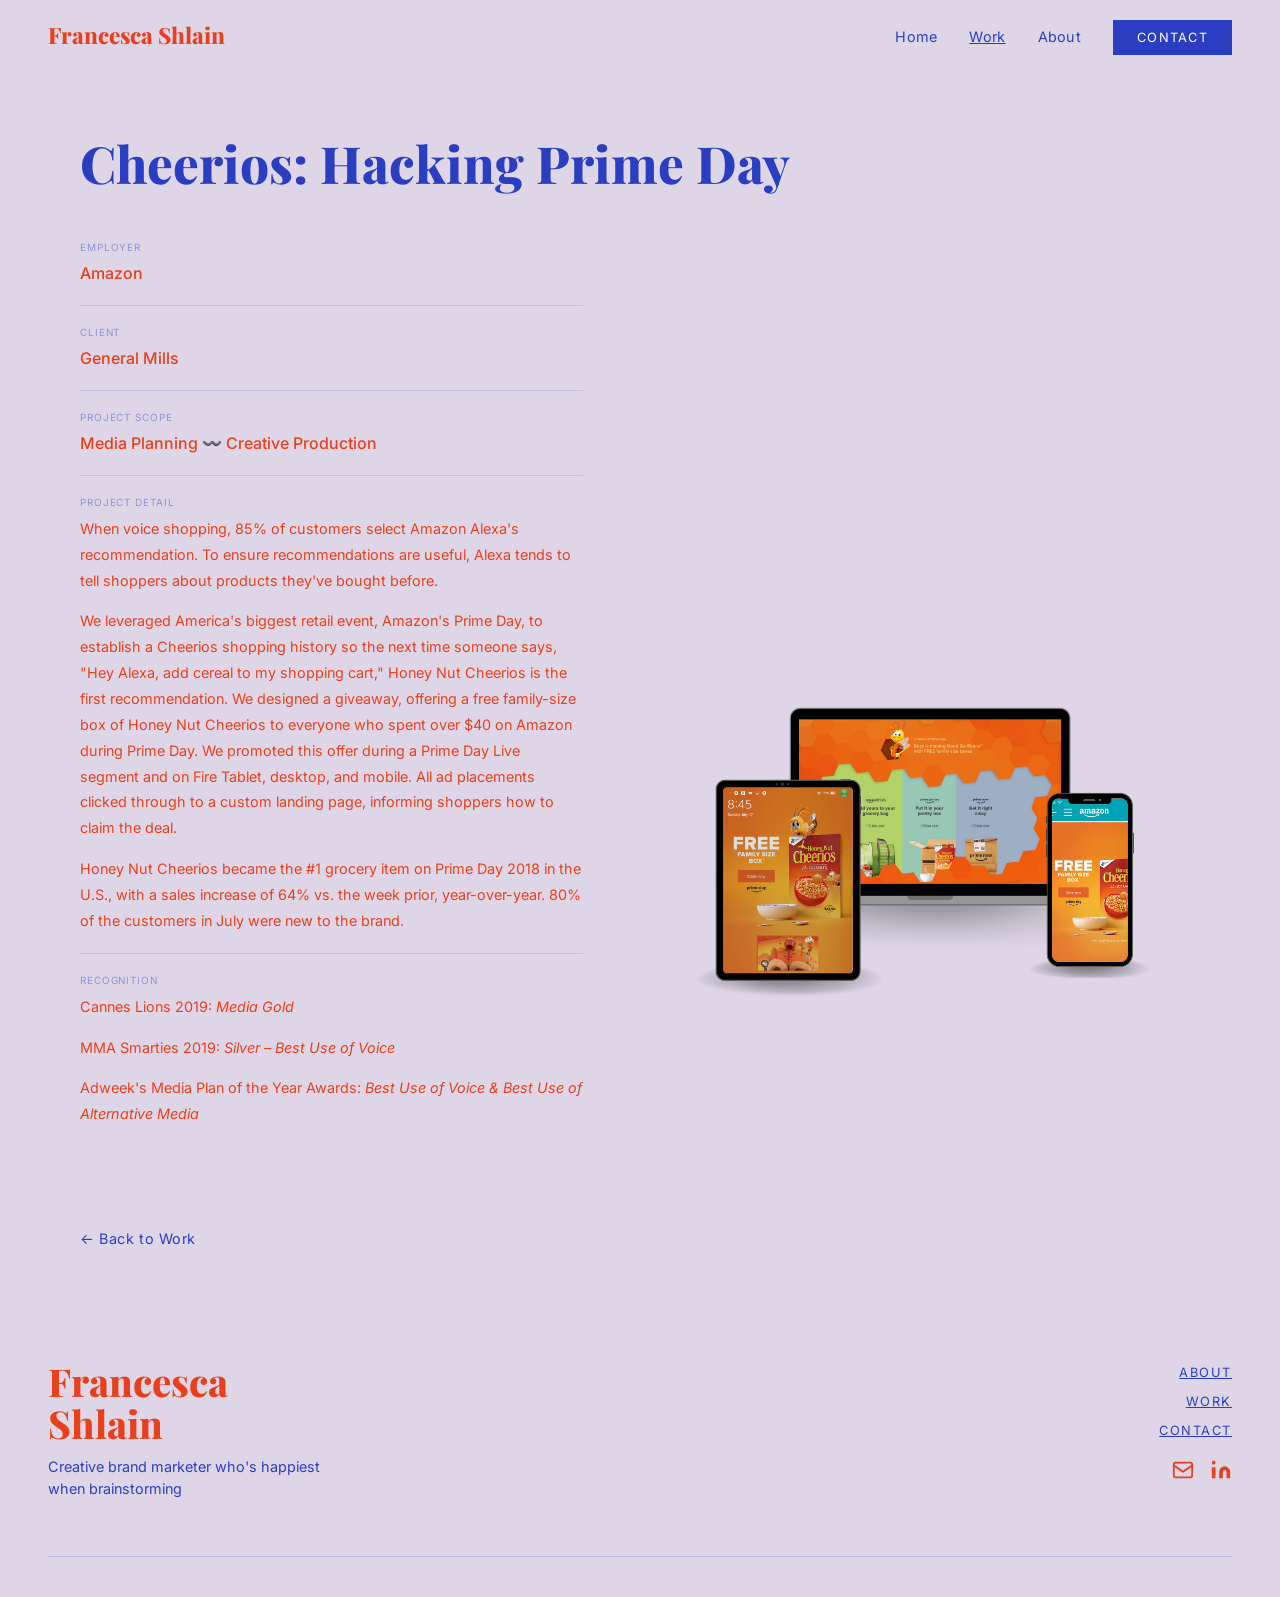
<file: projects/amazon-cheerios.html>
<!DOCTYPE html>
<html lang="en">
<head>
  <meta charset="UTF-8">
  <meta name="viewport" content="width=device-width, initial-scale=1.0">
  <title>Amazon × Cheerios — Francesca Shlain</title>
  <link rel="preconnect" href="https://fonts.googleapis.com">
  <link rel="preconnect" href="https://fonts.gstatic.com" crossorigin>
  <link href="https://fonts.googleapis.com/css2?family=Playfair+Display:ital,wght@0,700;0,800;0,900;1,700;1,800;1,900&family=Inter:wght@400;500;600&display=swap" rel="stylesheet">
  <link rel="stylesheet" href="../style.css">
</head>
<body>

  <nav>
    <a href="../index.html" class="nav-logo">Francesca Shlain</a>
    <ul class="nav-links">
      <li><a href="../index.html">Home</a></li>
      <li><a href="../work.html" class="active">Work</a></li>
      <li><a href="../about.html">About</a></li>
      <li><a href="../contact.html" class="nav-cta">Contact</a></li>
    </ul>
  </nav>

  <section class="project-new">
    <h1 class="project-new-title">Cheerios: Hacking Prime Day</h1>
    <div class="project-new-content">

      <div class="project-fields">
        <div class="project-field">
          <p class="field-label">Employer</p>
          <p class="field-value">Amazon</p>
        </div>
        <div class="project-field">
          <p class="field-label">Client</p>
          <p class="field-value">General Mills</p>
        </div>
        <div class="project-field">
          <p class="field-label">Project Scope</p>
          <p class="field-value">Media Planning 〰️ Creative Production</p>
        </div>
        <div class="project-field">
          <p class="field-label">Project Detail</p>
          <div class="field-detail">
            <p>When voice shopping, 85% of customers select Amazon Alexa's recommendation. To ensure recommendations are useful, Alexa tends to tell shoppers about products they've bought before.</p>
            <p>We leveraged America's biggest retail event, Amazon's Prime Day, to establish a Cheerios shopping history so the next time someone says, "Hey Alexa, add cereal to my shopping cart," Honey Nut Cheerios is the first recommendation. We designed a giveaway, offering a free family-size box of Honey Nut Cheerios to everyone who spent over $40 on Amazon during Prime Day. We promoted this offer during a Prime Day Live segment and on Fire Tablet, desktop, and mobile. All ad placements clicked through to a custom landing page, informing shoppers how to claim the deal.</p>
            <p>Honey Nut Cheerios became the #1 grocery item on Prime Day 2018 in the U.S., with a sales increase of 64% vs. the week prior, year-over-year. 80% of the customers in July were new to the brand.</p>
          </div>
        </div>
        <div class="project-field">
          <p class="field-label">Recognition</p>
          <div class="field-detail">
            <p>Cannes Lions 2019: <em>Media Gold</em></p>
            <p>MMA Smarties 2019: <em>Silver – Best Use of Voice</em></p>
            <p>Adweek's Media Plan of the Year Awards: <em>Best Use of Voice &amp; Best Use of Alternative Media</em></p>
          </div>
        </div>
      </div>

      <div class="project-inline-media">
        <iframe
          src="https://www.youtube.com/embed/yGjt8XZY6dU"
          title="Hacking Prime Day – Cheerios – Cannes Lions"
          frameborder="0"
          allow="accelerometer; autoplay; clipboard-write; encrypted-media; gyroscope; picture-in-picture"
          allowfullscreen>
        </iframe>
        <img src="../assets/images/cheerios-device-mockup.png" alt="Amazon x Cheerios — Prime Day placements across devices">
      </div>

    </div>
  </section>


<div class="project-back">
    <a href="../work.html" class="project-back-link">← Back to Work</a>
  </div>

  <footer>
    <div class="footer-left">
      <div class="footer-name">Francesca<br>Shlain</div>
      <p class="footer-tagline">Creative brand marketer who's happiest when brainstorming</p>
    </div>
    <div class="footer-right">
      <ul class="footer-nav">
        <li><a href="../about.html">About</a></li>
        <li><a href="../work.html">Work</a></li>
        <li><a href="../contact.html">Contact</a></li>
      </ul>
      <div class="footer-icons">
        <a href="mailto:francesca.shlain@gmail.com" title="Email" aria-label="Email">
          <svg width="22" height="22" viewBox="0 0 24 24" fill="none" stroke="currentColor" stroke-width="2" stroke-linecap="round" stroke-linejoin="round"><rect x="2" y="4" width="20" height="16" rx="2"/><path d="m2 7 10 7 10-7"/></svg>
        </a>
        <a href="https://www.linkedin.com/in/francescashlain" title="LinkedIn" aria-label="LinkedIn" target="_blank" rel="noopener">
          <svg width="22" height="22" viewBox="0 0 24 24" fill="currentColor"><path d="M16 8a6 6 0 0 1 6 6v7h-4v-7a2 2 0 0 0-2-2 2 2 0 0 0-2 2v7h-4v-7a6 6 0 0 1 6-6z"/><rect x="2" y="9" width="4" height="12"/><circle cx="4" cy="4" r="2"/></svg>
        </a>
      </div>
    </div>
    <hr class="footer-rule">
  </footer>

</body>
</html>
</file>
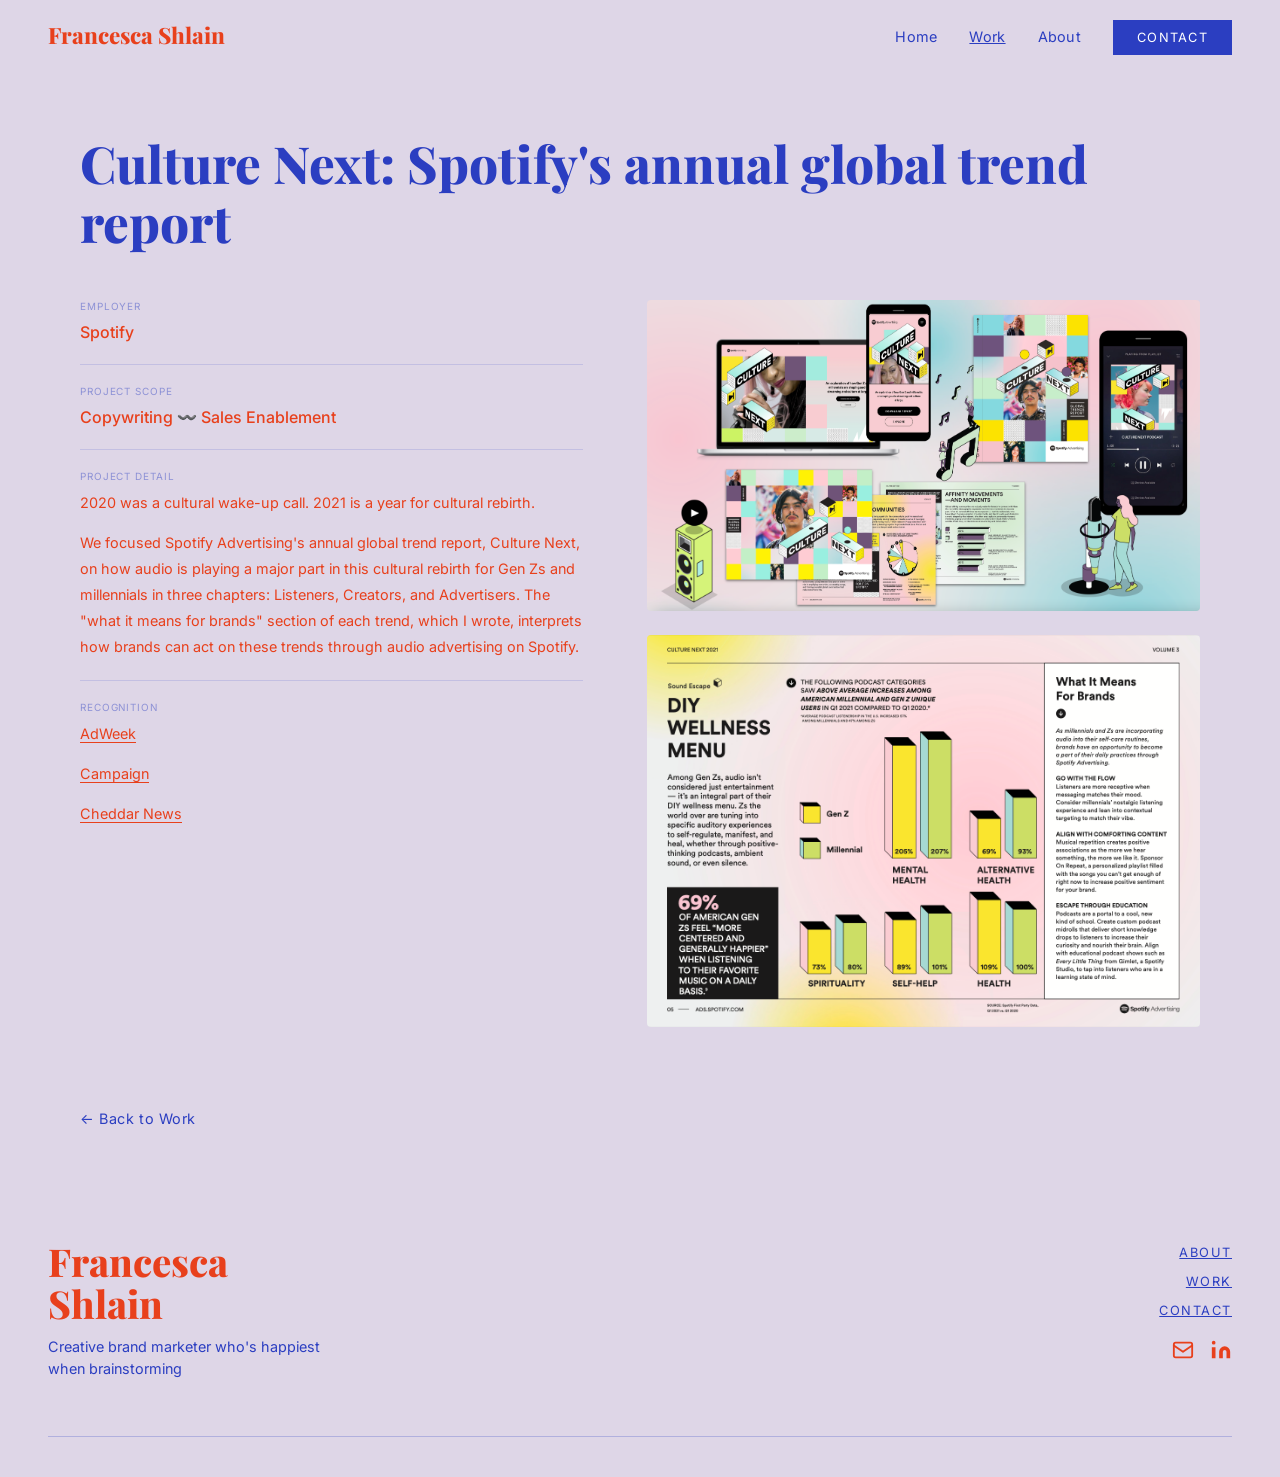
<file: projects/culture-next.html>
<!DOCTYPE html>
<html lang="en">
<head>
  <meta charset="UTF-8">
  <meta name="viewport" content="width=device-width, initial-scale=1.0">
  <title>Culture Next — Francesca Shlain</title>
  <link rel="preconnect" href="https://fonts.googleapis.com">
  <link rel="preconnect" href="https://fonts.gstatic.com" crossorigin>
  <link href="https://fonts.googleapis.com/css2?family=Playfair+Display:ital,wght@0,700;0,800;0,900;1,700;1,800;1,900&family=Inter:wght@400;500;600&display=swap" rel="stylesheet">
  <link rel="stylesheet" href="../style.css">
</head>
<body>

  <nav>
    <a href="../index.html" class="nav-logo">Francesca Shlain</a>
    <ul class="nav-links">
      <li><a href="../index.html">Home</a></li>
      <li><a href="../work.html" class="active">Work</a></li>
      <li><a href="../about.html">About</a></li>
      <li><a href="../contact.html" class="nav-cta">Contact</a></li>
    </ul>
  </nav>

  <section class="project-new">
    <h1 class="project-new-title">Culture Next: Spotify's annual global trend report</h1>
    <div class="project-new-content">

      <div class="project-fields">
        <div class="project-field">
          <p class="field-label">Employer</p>
          <p class="field-value">Spotify</p>
        </div>
        <div class="project-field">
          <p class="field-label">Project Scope</p>
          <p class="field-value">Copywriting 〰️ Sales Enablement</p>
        </div>
        <div class="project-field">
          <p class="field-label">Project Detail</p>
          <div class="field-detail">
            <p>2020 was a cultural wake-up call. 2021 is a year for cultural rebirth.</p>
            <p>We focused Spotify Advertising's annual global trend report, Culture Next, on how audio is playing a major part in this cultural rebirth for Gen Zs and millennials in three chapters: Listeners, Creators, and Advertisers. The "what it means for brands" section of each trend, which I wrote, interprets how brands can act on these trends through audio advertising on Spotify.</p>
          </div>
        </div>
        <div class="project-field">
          <p class="field-label">Recognition</p>
          <div class="field-detail">
            <p><a href="https://www.adweek.com/media/spotifys-3rd-culture-next-report-looks-at-rebuilding-culture/" target="_blank" rel="noopener">AdWeek</a></p>
            <p><a href="https://www.campaignlive.com/article/gen-z-millennials-seek-diverse-voices-audio/1721861" target="_blank" rel="noopener">Campaign</a></p>
            <p><a href="https://cheddar.com/media/generational-differences-spotify-global-culture-trends-report" target="_blank" rel="noopener">Cheddar News</a></p>
          </div>
        </div>
      </div>

      <div class="project-inline-media">
        <img src="../assets/images/culture-next-devices.png" alt="Culture Next — campaign across devices">
        <img src="../assets/images/culture-next-report.png" alt="Culture Next — DIY Wellness Menu report spread">
      </div>

    </div>
  </section>

  <div class="project-back">
    <a href="../work.html" class="project-back-link">← Back to Work</a>
  </div>

  <footer>
    <div class="footer-left">
      <div class="footer-name">Francesca<br>Shlain</div>
      <p class="footer-tagline">Creative brand marketer who's happiest when brainstorming</p>
    </div>
    <div class="footer-right">
      <ul class="footer-nav">
        <li><a href="../about.html">About</a></li>
        <li><a href="../work.html">Work</a></li>
        <li><a href="../contact.html">Contact</a></li>
      </ul>
      <div class="footer-icons">
        <a href="mailto:francesca.shlain@gmail.com" title="Email" aria-label="Email">
          <svg width="22" height="22" viewBox="0 0 24 24" fill="none" stroke="currentColor" stroke-width="2" stroke-linecap="round" stroke-linejoin="round"><rect x="2" y="4" width="20" height="16" rx="2"/><path d="m2 7 10 7 10-7"/></svg>
        </a>
        <a href="https://www.linkedin.com/in/francescashlain" title="LinkedIn" aria-label="LinkedIn" target="_blank" rel="noopener">
          <svg width="22" height="22" viewBox="0 0 24 24" fill="currentColor"><path d="M16 8a6 6 0 0 1 6 6v7h-4v-7a2 2 0 0 0-2-2 2 2 0 0 0-2 2v7h-4v-7a6 6 0 0 1 6-6z"/><rect x="2" y="9" width="4" height="12"/><circle cx="4" cy="4" r="2"/></svg>
        </a>
      </div>
    </div>
    <hr class="footer-rule">
  </footer>

</body>
</html>
</file>
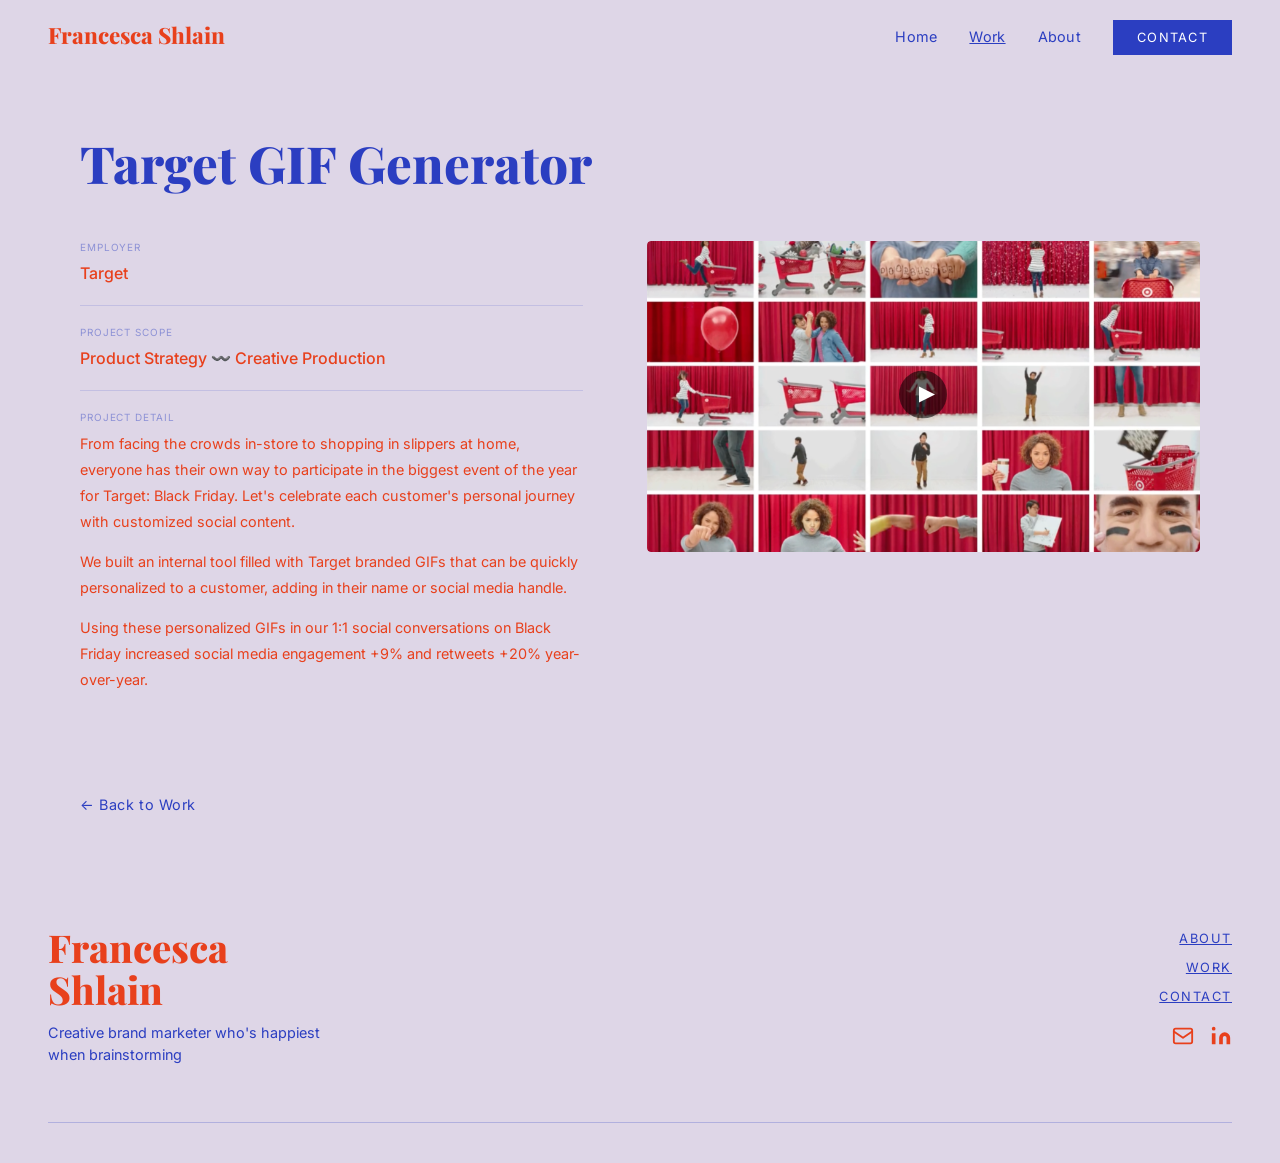
<file: projects/gif-generator.html>
<!DOCTYPE html>
<html lang="en">
<head>
  <meta charset="UTF-8">
  <meta name="viewport" content="width=device-width, initial-scale=1.0">
  <title>Target GIF Generator — Francesca Shlain</title>
  <link rel="preconnect" href="https://fonts.googleapis.com">
  <link rel="preconnect" href="https://fonts.gstatic.com" crossorigin>
  <link href="https://fonts.googleapis.com/css2?family=Playfair+Display:ital,wght@0,700;0,800;0,900;1,700;1,800;1,900&family=Inter:wght@400;500;600&display=swap" rel="stylesheet">
  <link rel="stylesheet" href="../style.css">
</head>
<body>

  <nav>
    <a href="../index.html" class="nav-logo">Francesca Shlain</a>
    <ul class="nav-links">
      <li><a href="../index.html">Home</a></li>
      <li><a href="../work.html" class="active">Work</a></li>
      <li><a href="../about.html">About</a></li>
      <li><a href="../contact.html" class="nav-cta">Contact</a></li>
    </ul>
  </nav>

  <section class="project-new">
    <h1 class="project-new-title">Target GIF Generator</h1>
    <div class="project-new-content">

      <div class="project-fields">
        <div class="project-field">
          <p class="field-label">Employer</p>
          <p class="field-value">Target</p>
        </div>
        <div class="project-field">
          <p class="field-label">Project Scope</p>
          <p class="field-value">Product Strategy 〰️ Creative Production</p>
        </div>
        <div class="project-field">
          <p class="field-label">Project Detail</p>
          <div class="field-detail">
            <p>From facing the crowds in-store to shopping in slippers at home, everyone has their own way to participate in the biggest event of the year for Target: Black Friday. Let's celebrate each customer's personal journey with customized social content.</p>
            <p>We built an internal tool filled with Target branded GIFs that can be quickly personalized to a customer, adding in their name or social media handle.</p>
            <p>Using these personalized GIFs in our 1:1 social conversations on Black Friday increased social media engagement +9% and retweets +20% year-over-year.</p>
          </div>
        </div>
      </div>

      <div class="project-inline-media">
        <div class="video-poster" id="vimeo-poster" onclick="playVideo()">
          <img src="../assets/images/gif-generator-video-cover.png" alt="Target GIF Generator — press play">
          <button class="video-play-btn" aria-label="Play video">
            <svg viewBox="0 0 24 24" fill="white" width="48" height="48"><circle cx="12" cy="12" r="12" fill="rgba(0,0,0,0.55)"/><polygon points="10,8 18,12 10,16" fill="white"/></svg>
          </button>
        </div>
        <iframe
          id="vimeo-iframe"
          src=""
          data-src="https://player.vimeo.com/video/194299898?autoplay=1"
          title="Target GIF Generator"
          frameborder="0"
          allow="autoplay; fullscreen; picture-in-picture"
          allowfullscreen
          style="display:none;">
        </iframe>
      </div>
      <script>
        function playVideo() {
          var poster = document.getElementById('vimeo-poster');
          var iframe = document.getElementById('vimeo-iframe');
          iframe.src = iframe.dataset.src;
          poster.style.display = 'none';
          iframe.style.display = 'block';
        }
      </script>

    </div>
  </section>

  <div class="project-back">
    <a href="../work.html" class="project-back-link">← Back to Work</a>
  </div>

  <footer>
    <div class="footer-left">
      <div class="footer-name">Francesca<br>Shlain</div>
      <p class="footer-tagline">Creative brand marketer who's happiest when brainstorming</p>
    </div>
    <div class="footer-right">
      <ul class="footer-nav">
        <li><a href="../about.html">About</a></li>
        <li><a href="../work.html">Work</a></li>
        <li><a href="../contact.html">Contact</a></li>
      </ul>
      <div class="footer-icons">
        <a href="mailto:francesca.shlain@gmail.com" title="Email" aria-label="Email">
          <svg width="22" height="22" viewBox="0 0 24 24" fill="none" stroke="currentColor" stroke-width="2" stroke-linecap="round" stroke-linejoin="round"><rect x="2" y="4" width="20" height="16" rx="2"/><path d="m2 7 10 7 10-7"/></svg>
        </a>
        <a href="https://www.linkedin.com/in/francescashlain" title="LinkedIn" aria-label="LinkedIn" target="_blank" rel="noopener">
          <svg width="22" height="22" viewBox="0 0 24 24" fill="currentColor"><path d="M16 8a6 6 0 0 1 6 6v7h-4v-7a2 2 0 0 0-2-2 2 2 0 0 0-2 2v7h-4v-7a6 6 0 0 1 6-6z"/><rect x="2" y="9" width="4" height="12"/><circle cx="4" cy="4" r="2"/></svg>
        </a>
      </div>
    </div>
    <hr class="footer-rule">
  </footer>

</body>
</html>
</file>
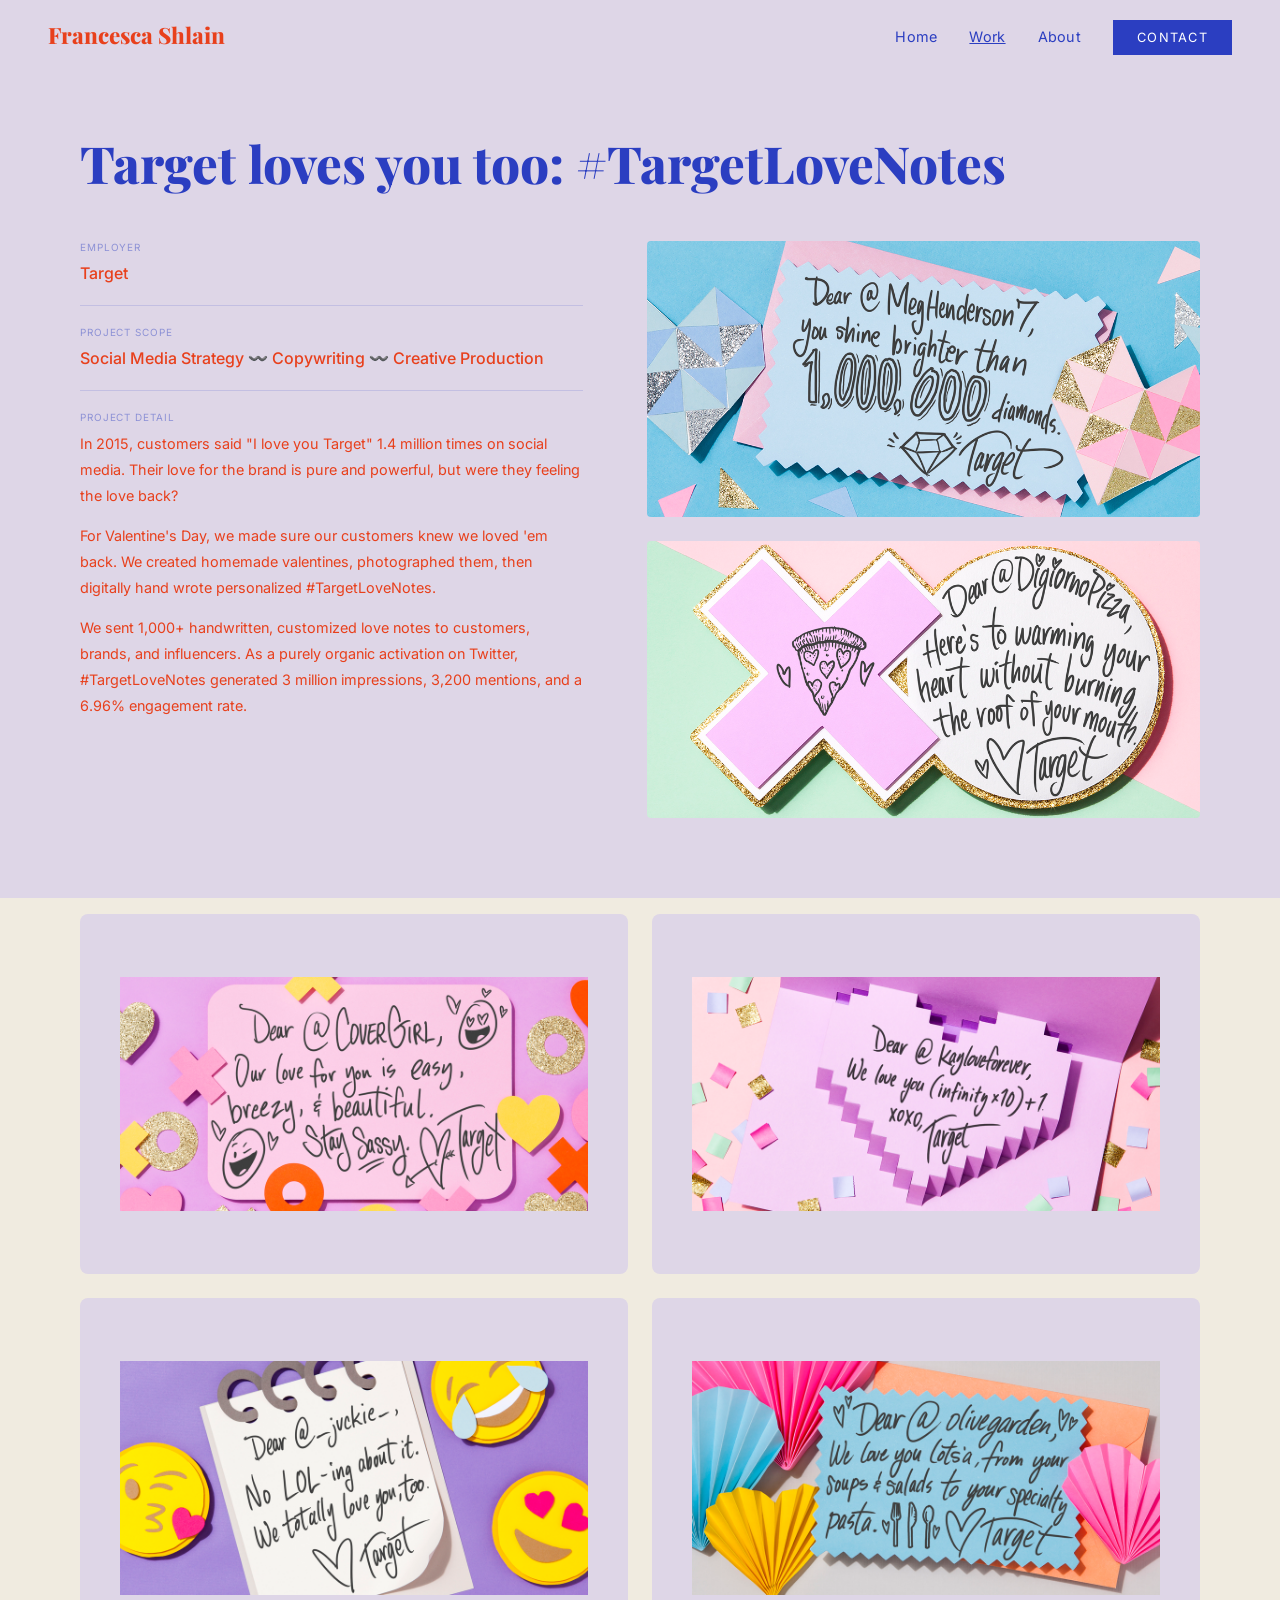
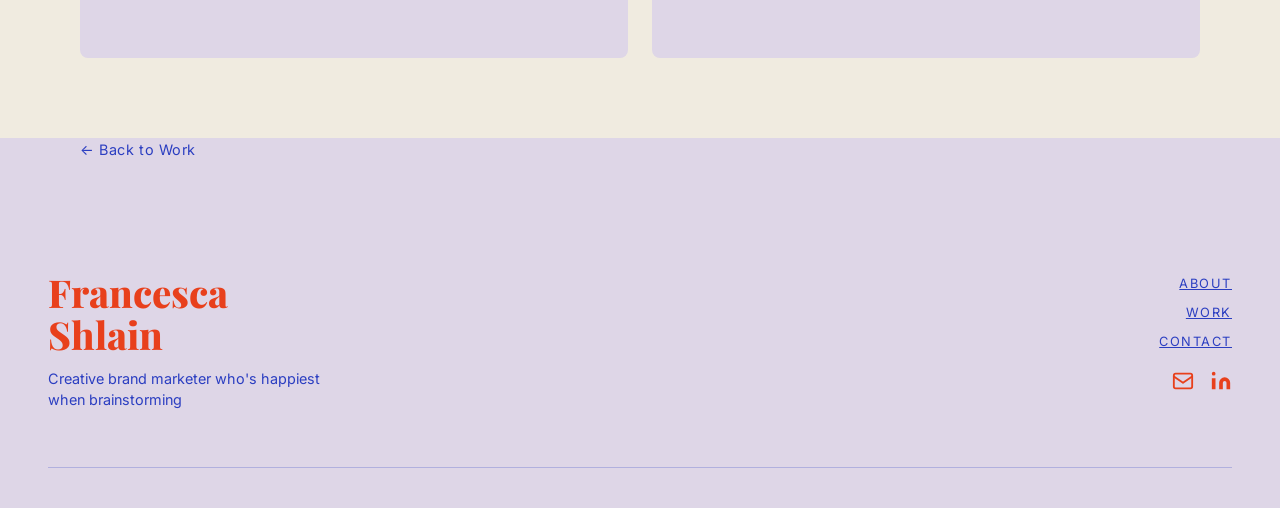
<file: projects/love-notes.html>
<!DOCTYPE html>
<html lang="en">
<head>
  <meta charset="UTF-8">
  <meta name="viewport" content="width=device-width, initial-scale=1.0">
  <title>Love Notes — Francesca Shlain</title>
  <link rel="preconnect" href="https://fonts.googleapis.com">
  <link rel="preconnect" href="https://fonts.gstatic.com" crossorigin>
  <link href="https://fonts.googleapis.com/css2?family=Playfair+Display:ital,wght@0,700;0,800;0,900;1,700;1,800;1,900&family=Inter:wght@400;500;600&display=swap" rel="stylesheet">
  <link rel="stylesheet" href="../style.css">
</head>
<body>

  <nav>
    <a href="../index.html" class="nav-logo">Francesca Shlain</a>
    <ul class="nav-links">
      <li><a href="../index.html">Home</a></li>
      <li><a href="../work.html" class="active">Work</a></li>
      <li><a href="../about.html">About</a></li>
      <li><a href="../contact.html" class="nav-cta">Contact</a></li>
    </ul>
  </nav>

  <section class="project-new">
    <h1 class="project-new-title">Target loves you too: #TargetLoveNotes</h1>
    <div class="project-new-content">

      <div class="project-fields">
        <div class="project-field">
          <p class="field-label">Employer</p>
          <p class="field-value">Target</p>
        </div>
        <div class="project-field">
          <p class="field-label">Project Scope</p>
          <p class="field-value">Social Media Strategy 〰️ Copywriting 〰️ Creative Production</p>
        </div>
        <div class="project-field">
          <p class="field-label">Project Detail</p>
          <div class="field-detail">
            <p>In 2015, customers said "I love you Target" 1.4 million times on social media. Their love for the brand is pure and powerful, but were they feeling the love back?</p>
            <p>For Valentine's Day, we made sure our customers knew we loved 'em back. We created homemade valentines, photographed them, then digitally hand wrote personalized #TargetLoveNotes.</p>
            <p>We sent 1,000+ handwritten, customized love notes to customers, brands, and influencers. As a purely organic activation on Twitter, #TargetLoveNotes generated 3 million impressions, 3,200 mentions, and a 6.96% engagement rate.</p>
          </div>
        </div>
      </div>

      <div class="project-inline-media">
        <img src="../assets/images/love-notes-image-asset-3.jpg" alt="Target Love Notes — handwritten valentine">
        <img src="../assets/images/love-notes-image-asset-4.jpg" alt="Target Love Notes — handwritten valentine">
      </div>

    </div>
  </section>

  <section class="project-media">
    <div class="project-media-grid">
      <div class="project-media-card">
        <img src="../assets/images/love-notes-image-asset-5.jpg" alt="Target Love Notes — handwritten valentine">
      </div>
      <div class="project-media-card">
        <img src="../assets/images/love-notes-image-asset-6.jpg" alt="Target Love Notes — handwritten valentine">
      </div>
      <div class="project-media-card">
        <img src="../assets/images/love-notes-image-asset-7.jpg" alt="Target Love Notes — handwritten valentine">
      </div>
      <div class="project-media-card">
        <img src="../assets/images/love-notes-image-asset-8.jpg" alt="Target Love Notes — handwritten valentine">
      </div>
    </div>
  </section>

  <div class="project-back">
    <a href="../work.html" class="project-back-link">← Back to Work</a>
  </div>

  <footer>
    <div class="footer-left">
      <div class="footer-name">Francesca<br>Shlain</div>
      <p class="footer-tagline">Creative brand marketer who's happiest when brainstorming</p>
    </div>
    <div class="footer-right">
      <ul class="footer-nav">
        <li><a href="../about.html">About</a></li>
        <li><a href="../work.html">Work</a></li>
        <li><a href="../contact.html">Contact</a></li>
      </ul>
      <div class="footer-icons">
        <a href="mailto:francesca.shlain@gmail.com" title="Email" aria-label="Email">
          <svg width="22" height="22" viewBox="0 0 24 24" fill="none" stroke="currentColor" stroke-width="2" stroke-linecap="round" stroke-linejoin="round"><rect x="2" y="4" width="20" height="16" rx="2"/><path d="m2 7 10 7 10-7"/></svg>
        </a>
        <a href="https://www.linkedin.com/in/francescashlain" title="LinkedIn" aria-label="LinkedIn" target="_blank" rel="noopener">
          <svg width="22" height="22" viewBox="0 0 24 24" fill="currentColor"><path d="M16 8a6 6 0 0 1 6 6v7h-4v-7a2 2 0 0 0-2-2 2 2 0 0 0-2 2v7h-4v-7a6 6 0 0 1 6-6z"/><rect x="2" y="9" width="4" height="12"/><circle cx="4" cy="4" r="2"/></svg>
        </a>
      </div>
    </div>
    <hr class="footer-rule">
  </footer>

</body>
</html>
</file>
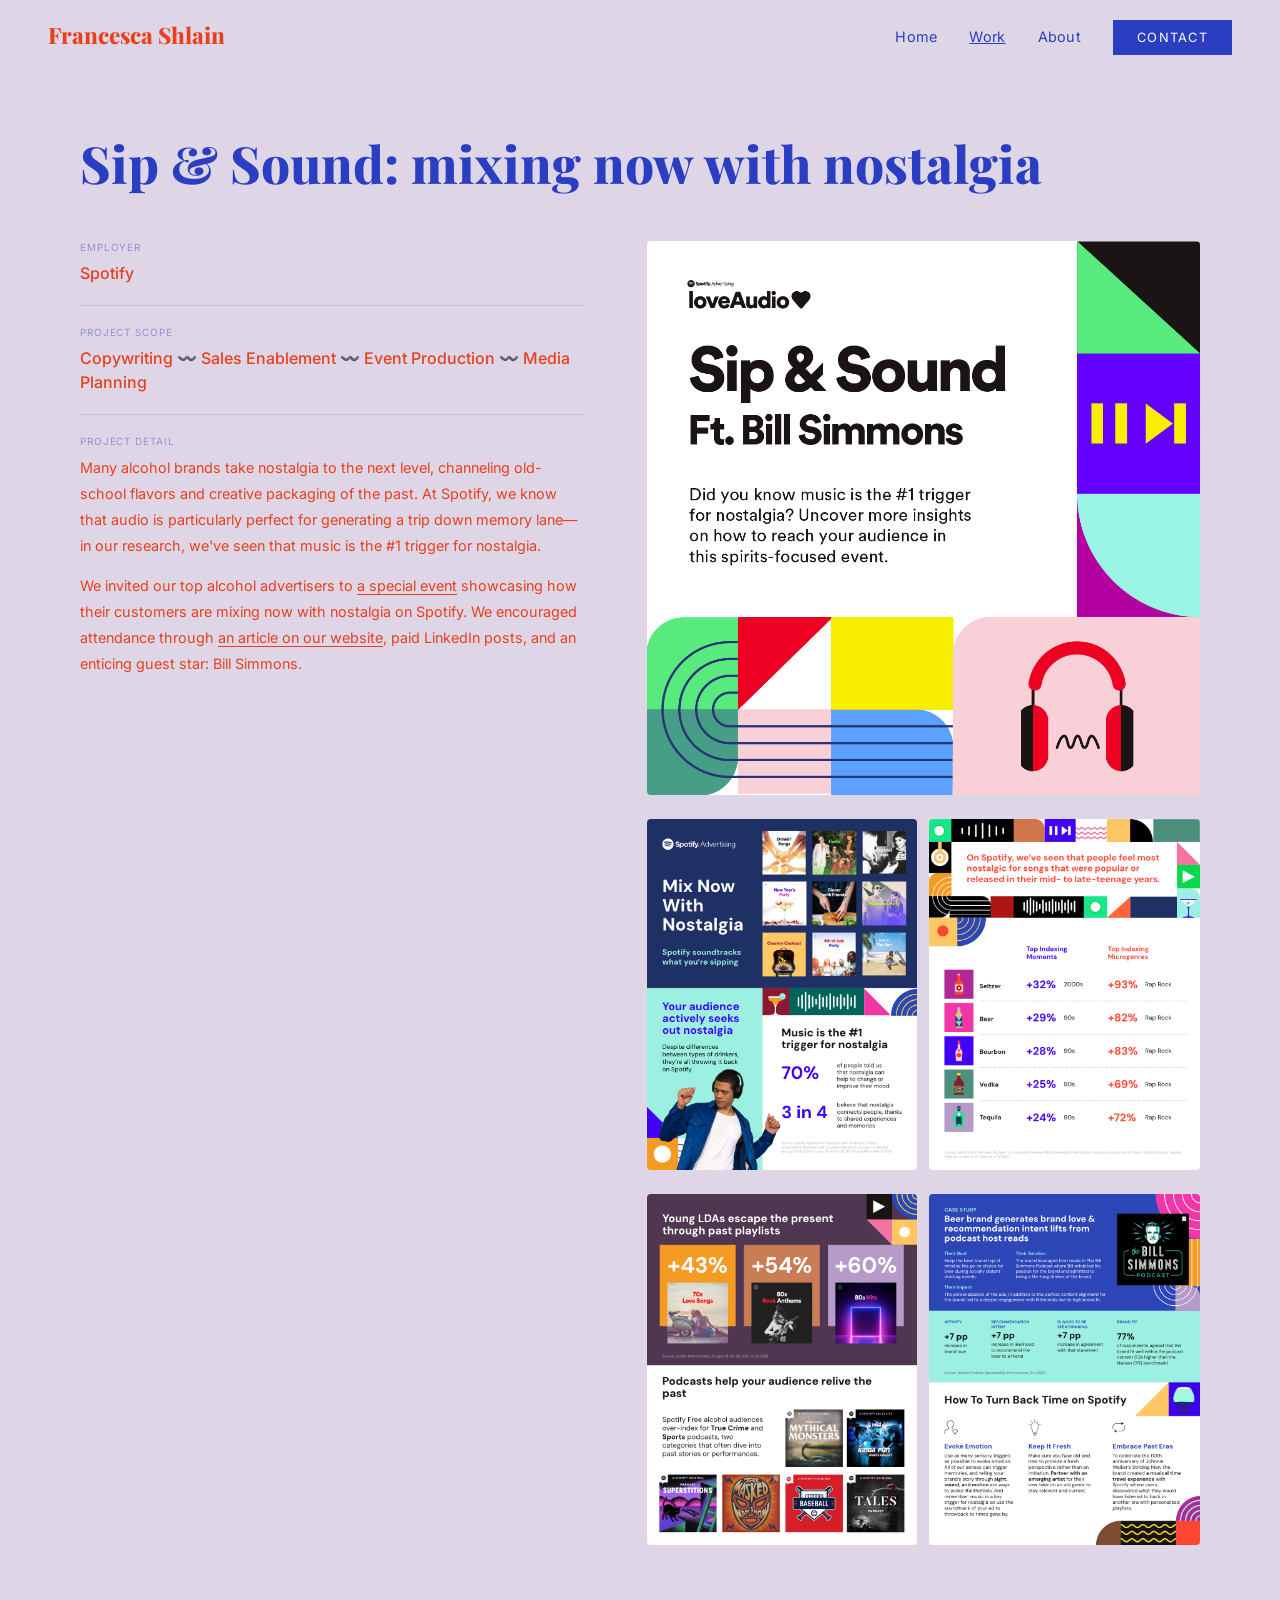
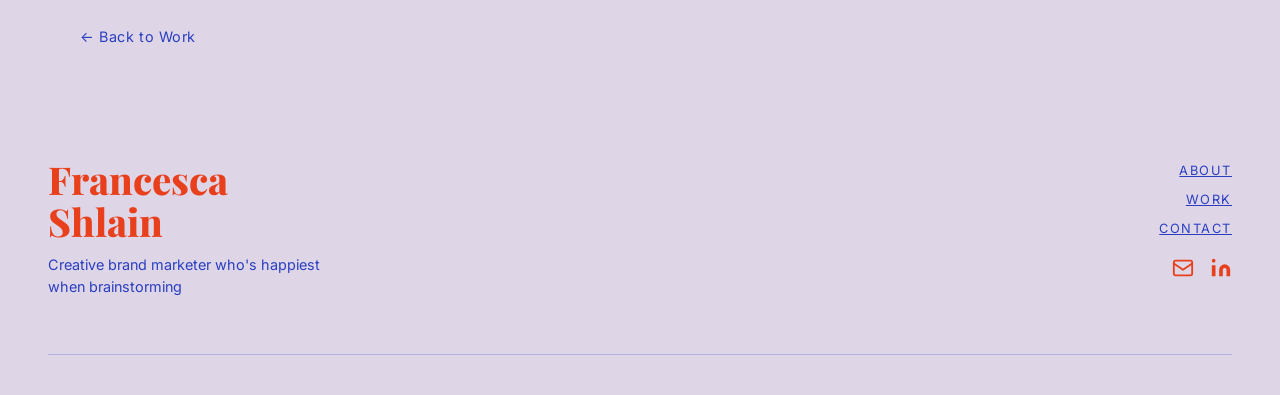
<file: projects/sip-sound.html>
<!DOCTYPE html>
<html lang="en">
<head>
  <meta charset="UTF-8">
  <meta name="viewport" content="width=device-width, initial-scale=1.0">
  <title>Sip & Sound — Francesca Shlain</title>
  <link rel="preconnect" href="https://fonts.googleapis.com">
  <link rel="preconnect" href="https://fonts.gstatic.com" crossorigin>
  <link href="https://fonts.googleapis.com/css2?family=Playfair+Display:ital,wght@0,700;0,800;0,900;1,700;1,800;1,900&family=Inter:wght@400;500;600&display=swap" rel="stylesheet">
  <link rel="stylesheet" href="../style.css">
</head>
<body>

  <nav>
    <a href="../index.html" class="nav-logo">Francesca Shlain</a>
    <ul class="nav-links">
      <li><a href="../index.html">Home</a></li>
      <li><a href="../work.html" class="active">Work</a></li>
      <li><a href="../about.html">About</a></li>
      <li><a href="../contact.html" class="nav-cta">Contact</a></li>
    </ul>
  </nav>

  <section class="project-new">
    <h1 class="project-new-title">Sip &amp; Sound: mixing now with nostalgia</h1>
    <div class="project-new-content">

      <div class="project-fields">
        <div class="project-field">
          <p class="field-label">Employer</p>
          <p class="field-value">Spotify</p>
        </div>
        <div class="project-field">
          <p class="field-label">Project Scope</p>
          <p class="field-value">Copywriting 〰️ Sales Enablement 〰️ Event Production 〰️ Media Planning</p>
        </div>
        <div class="project-field">
          <p class="field-label">Project Detail</p>
          <div class="field-detail">
            <p>Many alcohol brands take nostalgia to the next level, channeling old-school flavors and creative packaging of the past. At Spotify, we know that audio is particularly perfect for generating a trip down memory lane—in our research, we've seen that music is the #1 trigger for nostalgia.</p>
            <p>We invited our top alcohol advertisers to <a href="https://loveaudiosipsound.splashthat.com/" target="_blank" rel="noopener">a special event</a> showcasing how their customers are mixing now with nostalgia on Spotify. We encouraged attendance through <a href="https://ads.spotify.com/en-US/news-and-insights/loveaudio-nostalgia/" target="_blank" rel="noopener">an article on our website</a>, paid LinkedIn posts, and an enticing guest star: Bill Simmons.</p>
          </div>
        </div>
      </div>

      <div class="project-inline-media">
        <img src="../assets/images/sip-sound-linkedin-square.jpg" alt="Sip & Sound ft. Bill Simmons — event promo">
        <div style="display:grid; grid-template-columns:1fr 1fr; gap:12px;">
          <img src="../assets/images/sip-sound-new-1.png" alt="Sip & Sound — one-sheet">
          <img src="../assets/images/sip-sound-new-2.png" alt="Sip & Sound — one-sheet">
        </div>
        <div style="display:grid; grid-template-columns:1fr 1fr; gap:12px;">
          <img src="../assets/images/sip-sound-new-3.png" alt="Sip & Sound — one-sheet">
          <img src="../assets/images/sip-sound-new-4.png" alt="Sip & Sound — one-sheet">
        </div>
      </div>

    </div>
  </section>

  <div class="project-back">
    <a href="../work.html" class="project-back-link">← Back to Work</a>
  </div>

  <footer>
    <div class="footer-left">
      <div class="footer-name">Francesca<br>Shlain</div>
      <p class="footer-tagline">Creative brand marketer who's happiest when brainstorming</p>
    </div>
    <div class="footer-right">
      <ul class="footer-nav">
        <li><a href="../about.html">About</a></li>
        <li><a href="../work.html">Work</a></li>
        <li><a href="../contact.html">Contact</a></li>
      </ul>
      <div class="footer-icons">
        <a href="mailto:francesca.shlain@gmail.com" title="Email" aria-label="Email">
          <svg width="22" height="22" viewBox="0 0 24 24" fill="none" stroke="currentColor" stroke-width="2" stroke-linecap="round" stroke-linejoin="round"><rect x="2" y="4" width="20" height="16" rx="2"/><path d="m2 7 10 7 10-7"/></svg>
        </a>
        <a href="https://www.linkedin.com/in/francescashlain" title="LinkedIn" aria-label="LinkedIn" target="_blank" rel="noopener">
          <svg width="22" height="22" viewBox="0 0 24 24" fill="currentColor"><path d="M16 8a6 6 0 0 1 6 6v7h-4v-7a2 2 0 0 0-2-2 2 2 0 0 0-2 2v7h-4v-7a6 6 0 0 1 6-6z"/><rect x="2" y="9" width="4" height="12"/><circle cx="4" cy="4" r="2"/></svg>
        </a>
      </div>
    </div>
    <hr class="footer-rule">
  </footer>

</body>
</html>
</file>
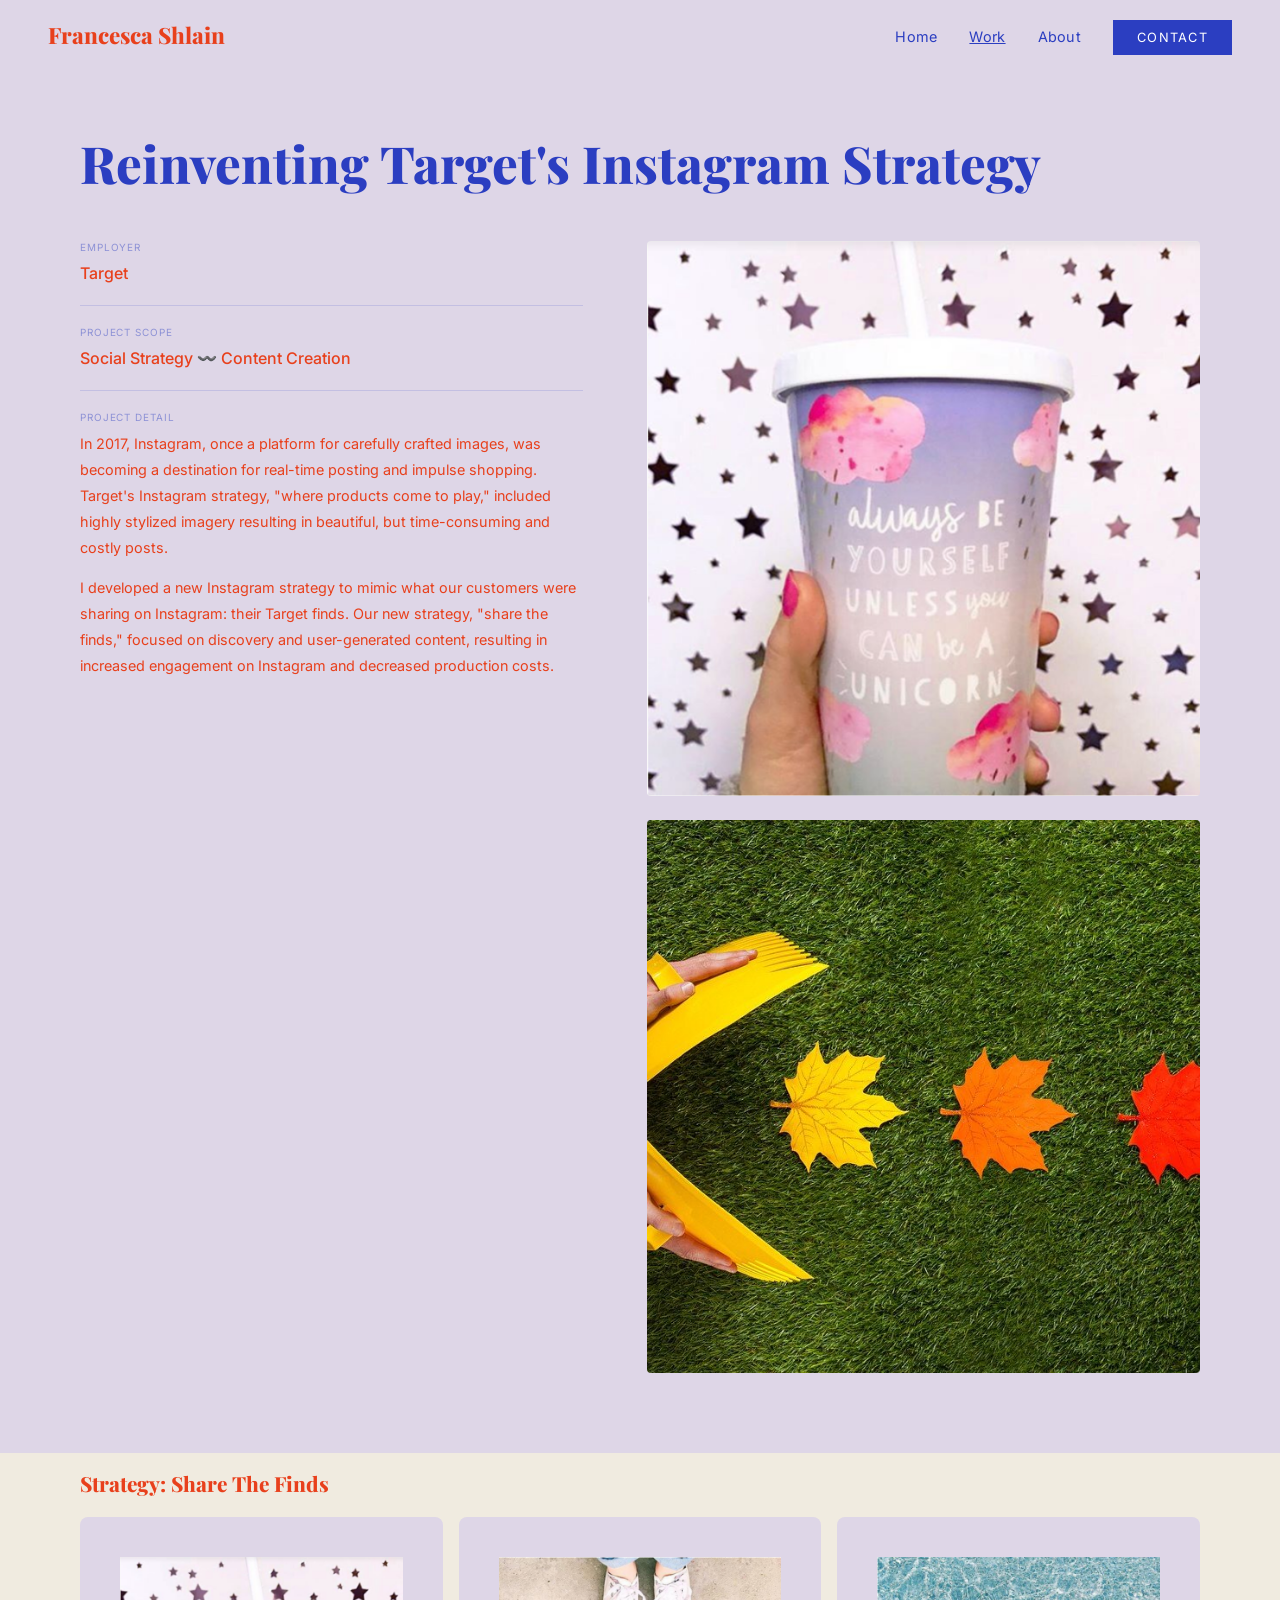
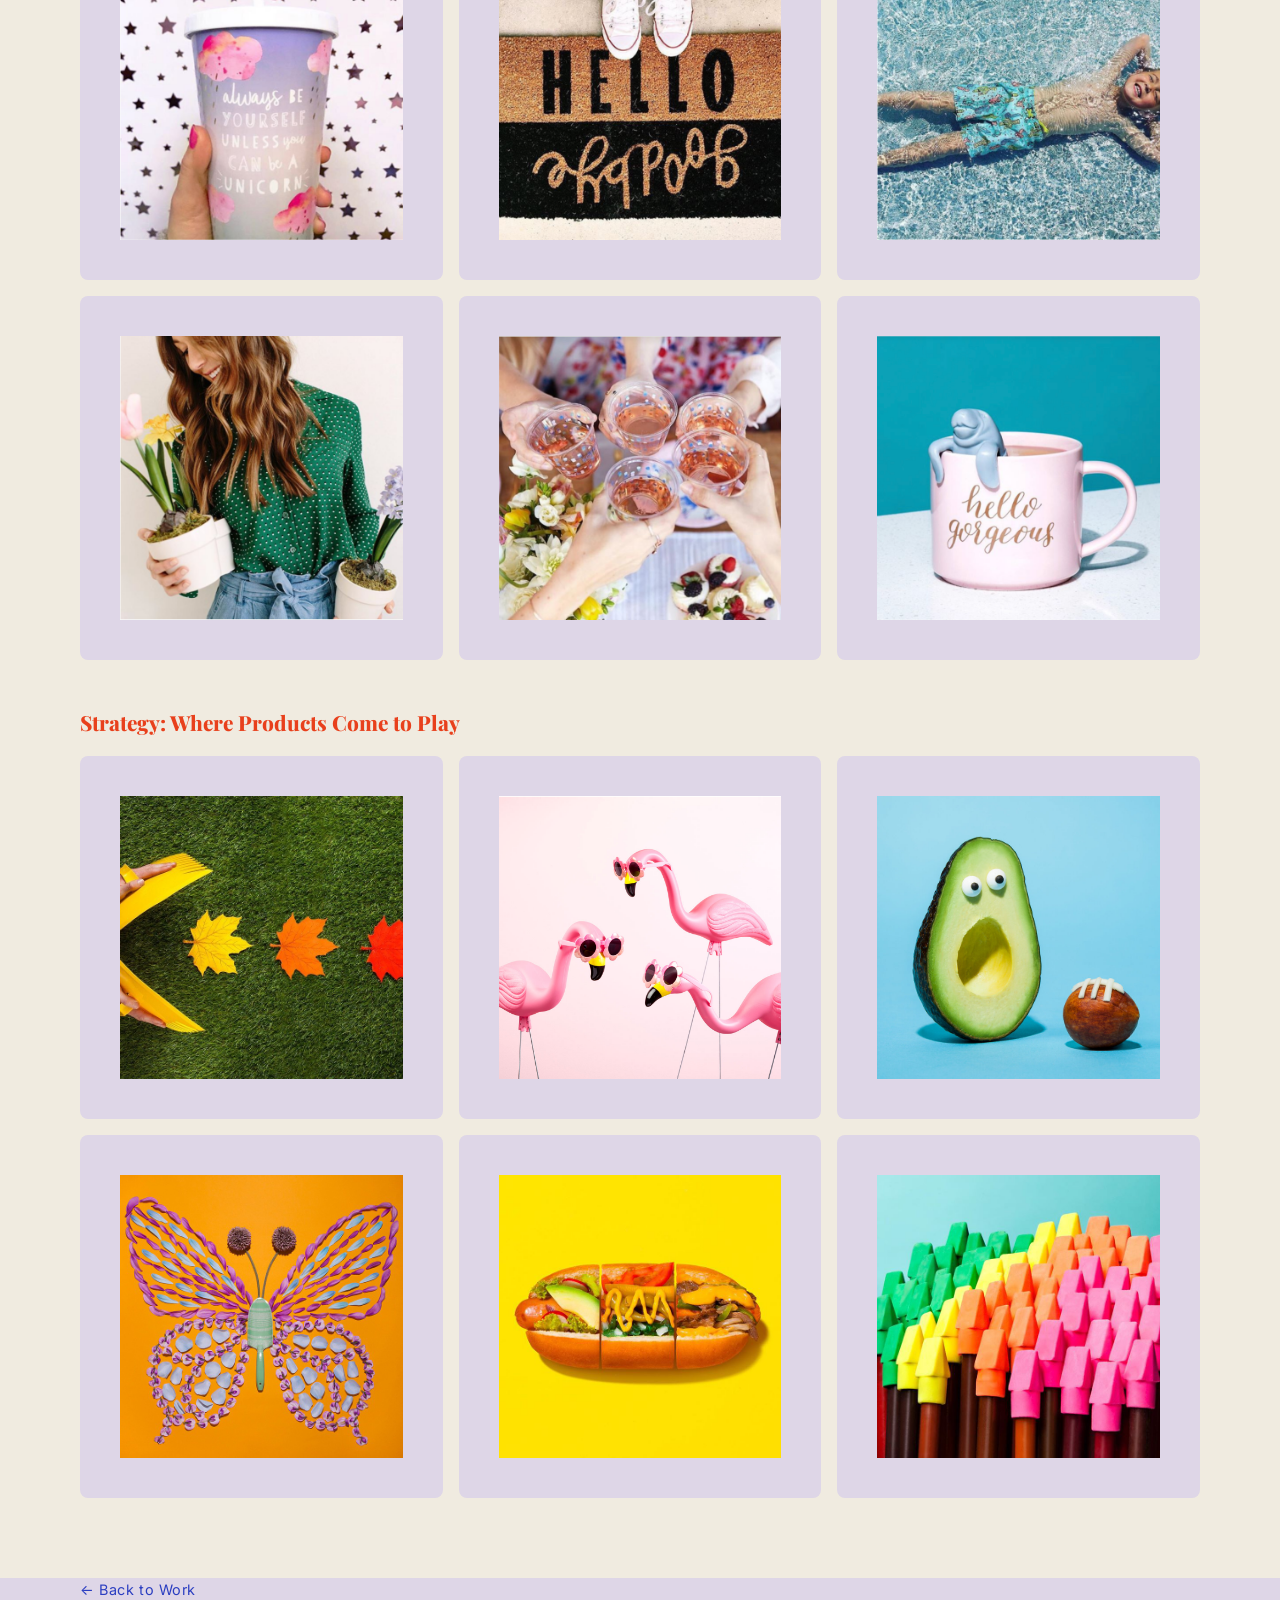
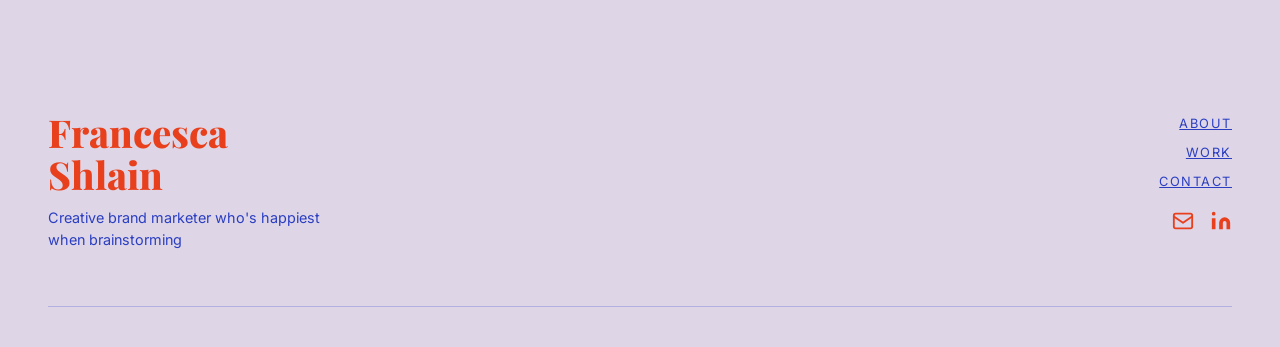
<file: projects/target-instagram.html>
<!DOCTYPE html>
<html lang="en">
<head>
  <meta charset="UTF-8">
  <meta name="viewport" content="width=device-width, initial-scale=1.0">
  <title>Reinventing Target's Instagram Strategy — Francesca Shlain</title>
  <link rel="preconnect" href="https://fonts.googleapis.com">
  <link rel="preconnect" href="https://fonts.gstatic.com" crossorigin>
  <link href="https://fonts.googleapis.com/css2?family=Playfair+Display:ital,wght@0,700;0,800;0,900;1,700;1,800;1,900&family=Inter:wght@400;500;600&display=swap" rel="stylesheet">
  <link rel="stylesheet" href="../style.css">
</head>
<body>

  <nav>
    <a href="../index.html" class="nav-logo">Francesca Shlain</a>
    <ul class="nav-links">
      <li><a href="../index.html">Home</a></li>
      <li><a href="../work.html" class="active">Work</a></li>
      <li><a href="../about.html">About</a></li>
      <li><a href="../contact.html" class="nav-cta">Contact</a></li>
    </ul>
  </nav>

  <section class="project-new">
    <h1 class="project-new-title">Reinventing Target's Instagram Strategy</h1>
    <div class="project-new-content">

      <div class="project-fields">
        <div class="project-field">
          <p class="field-label">Employer</p>
          <p class="field-value">Target</p>
        </div>
        <div class="project-field">
          <p class="field-label">Project Scope</p>
          <p class="field-value">Social Strategy 〰️ Content Creation</p>
        </div>
        <div class="project-field">
          <p class="field-label">Project Detail</p>
          <div class="field-detail">
            <p>In 2017, Instagram, once a platform for carefully crafted images, was becoming a destination for real-time posting and impulse shopping. Target's Instagram strategy, "where products come to play," included highly stylized imagery resulting in beautiful, but time-consuming and costly posts.</p>
            <p>I developed a new Instagram strategy to mimic what our customers were sharing on Instagram: their Target finds. Our new strategy, "share the finds," focused on discovery and user-generated content, resulting in increased engagement on Instagram and decreased production costs.</p>
          </div>
        </div>
      </div>

      <div class="project-inline-media">
        <img src="../assets/images/instagram-photo-1.png" alt="Target Instagram — Share The Finds">
        <img src="../assets/images/instagram-pacman-rake.jpg" alt="Target Instagram — Where Products Come to Play">
      </div>

    </div>
  </section>

  <!-- MEDIA SECTION -->
  <section class="project-media">

    <h3 class="instagram-section-heading">Strategy: Share The Finds</h3>
    <div class="instagram-grid">
      <div class="project-media-card"><img src="../assets/images/instagram-photo-1.png" alt="Target Instagram — Share The Finds"></div>
      <div class="project-media-card"><img src="../assets/images/instagram-photo-2.png" alt="Target Instagram — Share The Finds"></div>
      <div class="project-media-card"><img src="../assets/images/instagram-photo-3.png" alt="Target Instagram — Share The Finds"></div>
      <div class="project-media-card"><img src="../assets/images/instagram-photo-4.png" alt="Target Instagram — Share The Finds"></div>
      <div class="project-media-card"><img src="../assets/images/instagram-photo-5.png" alt="Target Instagram — Share The Finds"></div>
      <div class="project-media-card"><img src="../assets/images/instagram-photo-6.png" alt="Target Instagram — Share The Finds"></div>
    </div>

    <h3 class="instagram-section-heading" style="margin-top: 48px;">Strategy: Where Products Come to Play</h3>
    <div class="instagram-grid">
      <div class="project-media-card"><img src="../assets/images/instagram-pacman-rake.jpg" alt="Target Instagram — Where Products Come to Play"></div>
      <div class="project-media-card"><img src="../assets/images/instagram-photo-7.png" alt="Target Instagram — Where Products Come to Play"></div>
      <div class="project-media-card"><img src="../assets/images/instagram-play-1.jpg" alt="Target Instagram — Where Products Come to Play"></div>
      <div class="project-media-card"><img src="../assets/images/instagram-play-2.jpg" alt="Target Instagram — Where Products Come to Play"></div>
      <div class="project-media-card"><img src="../assets/images/instagram-play-3.jpg" alt="Target Instagram — Where Products Come to Play"></div>
      <div class="project-media-card"><img src="../assets/images/instagram-play-4.jpg" alt="Target Instagram — Where Products Come to Play"></div>
    </div>

  </section>

  <div class="project-back">
    <a href="../work.html" class="project-back-link">← Back to Work</a>
  </div>

  <footer>
    <div class="footer-left">
      <div class="footer-name">Francesca<br>Shlain</div>
      <p class="footer-tagline">Creative brand marketer who's happiest when brainstorming</p>
    </div>
    <div class="footer-right">
      <ul class="footer-nav">
        <li><a href="../about.html">About</a></li>
        <li><a href="../work.html">Work</a></li>
        <li><a href="../contact.html">Contact</a></li>
      </ul>
      <div class="footer-icons">
        <a href="mailto:francesca.shlain@gmail.com" title="Email" aria-label="Email">
          <svg width="22" height="22" viewBox="0 0 24 24" fill="none" stroke="currentColor" stroke-width="2" stroke-linecap="round" stroke-linejoin="round"><rect x="2" y="4" width="20" height="16" rx="2"/><path d="m2 7 10 7 10-7"/></svg>
        </a>
        <a href="https://www.linkedin.com/in/francescashlain" title="LinkedIn" aria-label="LinkedIn" target="_blank" rel="noopener">
          <svg width="22" height="22" viewBox="0 0 24 24" fill="currentColor"><path d="M16 8a6 6 0 0 1 6 6v7h-4v-7a2 2 0 0 0-2-2 2 2 0 0 0-2 2v7h-4v-7a6 6 0 0 1 6-6z"/><rect x="2" y="9" width="4" height="12"/><circle cx="4" cy="4" r="2"/></svg>
        </a>
      </div>
    </div>
    <hr class="footer-rule">
  </footer>

</body>
</html>
</file>
<file: style.css>
/* =============================================
   Francesca Shlain — Portfolio
   style.css
   ============================================= */

*, *::before, *::after {
  box-sizing: border-box;
  margin: 0;
  padding: 0;
}

:root {
  --lavender: #ded6e7;
  --blue:     #2B3EC1;
  --red:      #E8401C;
  --cream:    #f0ebe0;
  --white:    #ffffff;
}

body {
  font-family: 'Playfair Display', serif;
  color: var(--blue);
  overflow-x: hidden;
}

/* =============================================
   NAV
   ============================================= */
nav {
  background: var(--lavender);
  display: flex;
  justify-content: space-between;
  align-items: center;
  padding: 20px 48px;
  position: relative;
  z-index: 10;
}

.nav-logo {
  font-family: 'Playfair Display', serif;
  font-weight: 800;
  font-size: 1.4rem;
  color: var(--red);
  text-decoration: none;
}

.nav-links {
  list-style: none;
  display: flex;
  align-items: center;
  gap: 32px;
}

.nav-links a {
  font-family: 'Inter', sans-serif;
  font-size: 0.9rem;
  color: var(--blue);
  text-decoration: none;
  letter-spacing: 0.02em;
}

.nav-links a:hover,
.nav-links a.active {
  text-decoration: underline;
}

.nav-links .nav-cta {
  background: var(--blue);
  color: var(--white);
  padding: 10px 24px;
  font-size: 0.8rem;
  letter-spacing: 0.1em;
  text-transform: uppercase;
  text-decoration: none !important;
}

.nav-links .nav-cta:hover {
  opacity: 0.85;
}

/* =============================================
   HERO
   ============================================= */
.hero {
  display: grid;
  grid-template-columns: 1fr 44% 1fr;
  min-height: 620px;
}

.hero-photo-side {
  background-image: url('assets/images/hero-photo.jpg');
  background-size: cover;
  background-position: center top;
  background-repeat: no-repeat;
}

.hero-center {
  background: var(--lavender);
  display: flex;
  flex-direction: column;
  justify-content: center;
  align-items: center;
  padding: 100px 40px;
  text-align: center;
}

.hero-titles {
  display: flex;
  flex-direction: column;
  gap: 6px;
}

.hero-title {
  font-family: 'Playfair Display', serif;
  font-weight: 900;
  font-size: clamp(1.6rem, 3vw, 2.8rem);
  color: var(--red);
  text-transform: uppercase;
  letter-spacing: 0.03em;
  line-height: 1.2;
}

/* =============================================
   TAGLINE SECTION
   ============================================= */
.tagline-section {
  background: var(--blue);
  padding: 80px 48px;
  display: flex;
  flex-direction: column;
  align-items: center;
  text-align: center;
  gap: 20px;
}

.tagline-heading {
  font-family: 'Playfair Display', serif;
  font-weight: 800;
  font-style: italic;
  font-size: clamp(1.8rem, 3.5vw, 3rem);
  color: var(--white);
  max-width: 780px;
  line-height: 1.3;
}

.tagline-heading s {
  opacity: 0.55;
}

.tagline-sub {
  font-family: 'Inter', sans-serif;
  font-size: 1rem;
  color: rgba(255, 255, 255, 0.85);
  max-width: 560px;
  line-height: 1.6;
}

.tagline-divider {
  width: 1px;
  height: 64px;
  background: rgba(255, 255, 255, 0.35);
  margin-top: 12px;
}

/* =============================================
   CLIENTS SECTION
   ============================================= */
.clients-section {
  background: var(--cream);
  padding: 80px 48px;
}

.clients-label {
  font-family: 'Inter', sans-serif;
  font-size: 0.7rem;
  letter-spacing: 0.25em;
  text-transform: uppercase;
  color: var(--red);
  text-align: center;
  margin-bottom: 24px;
}

.clients-grid {
  display: grid;
  grid-template-columns: repeat(4, 1fr);
  gap: 0;
  max-width: 1000px;
  margin: 0 auto;
  align-items: center;
  justify-items: center;
}

.client-logo {
  width: 100%;
  max-width: 130px;
  height: auto;
  display: block;
  margin: -18px auto;
}

/* =============================================
   WAVY DIVIDER
   ============================================= */
.wavy-divider {
  background: var(--cream);
  text-align: center;
  padding: 24px 0 8px;
}

.wavy-divider svg {
  width: 220px;
}

/* =============================================
   WORK SECTION
   ============================================= */
.work-section {
  background: var(--cream);
  padding: 32px 48px 80px;
}

.work-heading {
  font-family: 'Playfair Display', serif;
  font-weight: 900;
  font-size: clamp(3rem, 7vw, 5.5rem);
  color: var(--blue);
  text-transform: uppercase;
  text-align: center;
  margin-bottom: 48px;
  letter-spacing: 0.02em;
}

.work-grid {
  display: grid;
  grid-template-columns: repeat(3, 1fr);
  gap: 24px;
  max-width: 1200px;
  margin: 0 auto 52px;
}

.work-card {
  background: var(--lavender);
  display: flex;
  flex-direction: column;
}

.work-card-img {
  width: calc(100% - 40px);
  aspect-ratio: 1 / 1;
  object-fit: cover;
  display: block;
  margin: 20px auto 0;
}

.work-card-placeholder {
  width: 100%;
  aspect-ratio: 4 / 3;
  background: #b5b0c8;
  display: flex;
  align-items: center;
  justify-content: center;
  font-family: 'Inter', sans-serif;
  font-size: 0.75rem;
  color: rgba(255, 255, 255, 0.7);
  text-align: center;
  padding: 16px;
}

.work-card-body {
  padding: 28px 24px 32px;
  flex: 1;
  display: flex;
  flex-direction: column;
  align-items: center;
  text-align: center;
  gap: 12px;
}

.work-card-title {
  font-family: 'Playfair Display', serif;
  font-weight: 700;
  font-size: 1.3rem;
  color: var(--red);
}

.work-card-desc {
  font-family: 'Inter', sans-serif;
  font-size: 0.9rem;
  color: var(--blue);
  line-height: 1.55;
  flex: 1;
}

/* =============================================
   BUTTONS
   ============================================= */
.btn-blue {
  display: inline-block;
  background: var(--blue);
  color: var(--white);
  font-family: 'Inter', sans-serif;
  font-size: 0.78rem;
  letter-spacing: 0.12em;
  text-transform: uppercase;
  text-decoration: none;
  padding: 14px 32px;
  margin-top: 8px;
  transition: opacity 0.15s;
}

.btn-blue:hover { opacity: 0.82; }

.btn-outline-white {
  display: inline-block;
  border: 2px solid var(--white);
  color: var(--white);
  font-family: 'Inter', sans-serif;
  font-size: 0.78rem;
  letter-spacing: 0.12em;
  text-transform: uppercase;
  text-decoration: none;
  padding: 16px 32px;
  text-align: center;
  transition: background 0.15s;
}

.btn-outline-white:hover { background: rgba(255, 255, 255, 0.12); }

.btn-outline-blue {
  display: inline-block;
  border: 2px solid var(--blue);
  color: var(--blue);
  font-family: 'Inter', sans-serif;
  font-size: 0.78rem;
  letter-spacing: 0.12em;
  text-transform: uppercase;
  text-decoration: none;
  padding: 16px 48px;
  text-align: center;
  transition: background 0.15s, color 0.15s;
}

.btn-outline-blue:hover {
  background: var(--blue);
  color: var(--white);
}

.center { text-align: center; }

/* =============================================
   ABOUT SPLIT (HOME PREVIEW)
   ============================================= */
.about-split {
  display: grid;
  grid-template-columns: 1fr 1fr;
  min-height: 600px;
}

.about-photo-side {
  background: var(--white);
  overflow: hidden;
  display: flex;
  align-items: flex-end;
}

.about-photo-side img {
  width: 100%;
  height: 100%;
  object-fit: cover;
  object-position: center top;
  display: block;
}

.about-placeholder {
  width: 100%;
  min-height: 500px;
  background: #d9d4c7;
  display: flex;
  align-items: center;
  justify-content: center;
  font-family: 'Inter', sans-serif;
  font-size: 0.8rem;
  color: #888;
  text-align: center;
  padding: 24px;
}

.about-text-side {
  background: var(--blue);
  padding: 80px 64px;
  display: flex;
  flex-direction: column;
  justify-content: center;
  gap: 24px;
}

.about-eyebrow {
  font-family: 'Inter', sans-serif;
  font-weight: 500;
  font-size: 0.8rem;
  letter-spacing: 0.18em;
  text-transform: uppercase;
  color: rgba(255, 255, 255, 0.65);
}

.about-eyebrow s { opacity: 0.45; }

.about-body {
  font-family: 'Playfair Display', serif;
  font-size: 1.05rem;
  color: var(--white);
  line-height: 1.75;
}

/* Full about page */
.about-page {
  display: grid;
  grid-template-columns: 1fr 1fr;
  min-height: 700px;
}

.about-page .about-photo-side {
  min-height: 600px;
}

/* =============================================
   WORK PAGE
   ============================================= */
.work-page-hero {
  background: var(--blue);
  padding: 80px 48px;
  display: flex;
  flex-direction: column;
  align-items: center;
  text-align: center;
  gap: 24px;
}

.work-page-title {
  font-family: 'Playfair Display', serif;
  font-weight: 800;
  font-size: clamp(2.5rem, 6vw, 5rem);
  color: var(--white);
  line-height: 1.1;
}

.work-page-title s { opacity: 0.45; }

.work-page-sub {
  font-family: 'Inter', sans-serif;
  font-size: 1rem;
  color: rgba(255, 255, 255, 0.8);
  max-width: 720px;
  line-height: 1.65;
}

/* Filter */
.work-filter {
  background: var(--lavender);
  padding: 0 48px;
}

.filter-rule {
  border: none;
  border-top: 1.5px solid var(--red);
  margin: 0;
}

.filter-inner {
  display: flex;
  align-items: baseline;
  gap: 32px;
  padding: 20px 0;
}

.filter-label {
  font-family: 'Playfair Display', serif;
  font-weight: 700;
  font-size: 1.2rem;
  color: var(--red);
  white-space: nowrap;
}

.filter-list {
  list-style: none;
  display: flex;
  flex-wrap: wrap;
  gap: 8px 24px;
}

.filter-btn {
  background: none;
  border: none;
  cursor: pointer;
  font-family: 'Inter', sans-serif;
  font-size: 0.9rem;
  color: var(--blue);
  text-decoration: underline;
  padding: 0;
}

.filter-btn.active {
  color: var(--red);
  font-weight: 600;
}

.filter-btn:hover { color: var(--red); }

/* Work page grid */
.work-page-grid-wrap {
  background: var(--lavender);
  padding: 32px 48px 80px;
}

.work-page-grid {
  display: grid;
  grid-template-columns: repeat(3, 1fr);
  gap: 24px;
  max-width: 1200px;
  margin: 0 auto;
}

.work-card {
  display: flex;
  flex-direction: column;
  text-decoration: none;
  color: inherit;
}

a.work-card:hover { opacity: 0.88; }

/* =============================================
   ABOUT PAGE
   ============================================= */
.about-hero-bar {
  background: var(--lavender);
  padding: 24px 48px 0;
}

.about-top-rule {
  border: none;
  border-top: 1.5px solid var(--red);
  margin: 0;
}

.about-main {
  background: var(--cream);
  display: grid;
  grid-template-columns: 1fr 1fr;
  gap: 64px;
  padding: 64px 80px;
}

.about-main-heading {
  font-family: 'Playfair Display', serif;
  font-weight: 800;
  font-size: clamp(2.5rem, 4vw, 3.5rem);
  color: var(--red);
  line-height: 1.15;
  margin-bottom: 32px;
}

.about-main-heading s { opacity: 0.45; }

.about-main-body {
  font-family: 'Inter', sans-serif;
  font-size: 0.95rem;
  color: var(--red);
  line-height: 1.75;
  margin-bottom: 20px;
}

.about-seated-photo {
  width: 100%;
  max-width: 480px;
  height: auto;
  display: block;
  margin-bottom: 32px;
}

.expertise-section {
  background: var(--lavender);
  padding: 64px 48px 32px;
}

.expertise-heading {
  font-family: 'Playfair Display', serif;
  font-weight: 900;
  font-size: clamp(2rem, 4vw, 3rem);
  color: var(--red);
  text-transform: uppercase;
  text-align: center;
  margin-bottom: 52px;
  letter-spacing: 0.04em;
}

.expertise-grid {
  display: grid;
  grid-template-columns: repeat(5, 1fr);
  gap: 40px 24px;
  max-width: 1000px;
  margin: 0 auto;
  text-align: center;
}

.expertise-item {
  display: flex;
  flex-direction: column;
  align-items: center;
  gap: 16px;
}

.expertise-icon {
  width: 90px;
  height: 90px;
  background: rgba(240, 235, 224, 0.6);
  border-radius: 50%;
  display: flex;
  align-items: center;
  justify-content: center;
  padding: 20px;
  color: var(--red);
}

.expertise-icon svg {
  width: 100%;
  height: 100%;
}

.expertise-label {
  font-family: 'Inter', sans-serif;
  font-size: 0.72rem;
  letter-spacing: 0.12em;
  text-transform: uppercase;
  color: var(--red);
  line-height: 1.5;
}

@media (max-width: 960px) {
  .about-main { grid-template-columns: 1fr; gap: 40px; padding: 48px 32px; }
  .expertise-grid { grid-template-columns: repeat(3, 1fr); }
}

@media (max-width: 600px) {
  .expertise-grid { grid-template-columns: repeat(2, 1fr); }
  .about-hero-bar { padding: 16px 24px 0; }
}

/* =============================================
   CONTACT PAGE
   ============================================= */
.contact-page {
  background: var(--blue);
  display: grid;
  grid-template-columns: 1fr 1fr;
  min-height: 80vh;
  padding: 80px 80px;
  gap: 80px;
  align-items: start;
}

.contact-left {
  display: flex;
  flex-direction: column;
  gap: 28px;
  padding-top: 16px;
}

.contact-page-heading {
  font-family: 'Playfair Display', serif;
  font-weight: 800;
  font-size: clamp(2.2rem, 4vw, 3.5rem);
  color: var(--white);
  line-height: 1.2;
}

.contact-page-heading s { opacity: 0.45; }

.contact-wavy { width: 200px; }

.contact-email-link {
  font-family: 'Inter', sans-serif;
  font-size: 1rem;
  color: var(--white);
  text-decoration: none;
}

.contact-email-link:hover { text-decoration: underline; }

.contact-resume-btn {
  display: inline-block;
  border: 2px solid var(--white);
  color: var(--white);
  font-family: 'Inter', sans-serif;
  font-size: 0.8rem;
  letter-spacing: 0.15em;
  text-transform: uppercase;
  text-decoration: none;
  padding: 14px 40px;
  width: fit-content;
  transition: background 0.15s;
}

.contact-resume-btn:hover { background: rgba(255,255,255,0.1); }

.contact-social-icons {
  display: flex;
  gap: 16px;
  color: var(--white);
}

.contact-social-icons a {
  color: var(--white);
  text-decoration: none;
  display: flex;
  align-items: center;
  transition: opacity 0.15s;
}

.contact-social-icons a:hover { opacity: 0.7; }

/* Form */
.contact-right { padding-top: 8px; }

.contact-form {
  display: flex;
  flex-direction: column;
  gap: 24px;
}

.form-label {
  font-family: 'Inter', sans-serif;
  font-size: 1rem;
  color: var(--white);
  display: block;
  margin-bottom: 8px;
}

.form-sublabel {
  font-family: 'Inter', sans-serif;
  font-size: 0.85rem;
  color: var(--white);
  display: block;
  margin-bottom: 8px;
}

.form-sublabel span { opacity: 0.65; }

.form-row {
  display: grid;
  grid-template-columns: 1fr 1fr;
  gap: 16px;
}

.form-input {
  width: 100%;
  background: var(--white);
  border: none;
  padding: 14px 12px;
  font-family: 'Inter', sans-serif;
  font-size: 0.9rem;
  color: var(--blue);
  outline: none;
}

.form-textarea {
  width: 100%;
  background: var(--white);
  border: none;
  padding: 14px 12px;
  font-family: 'Inter', sans-serif;
  font-size: 0.9rem;
  color: var(--blue);
  outline: none;
  resize: vertical;
}

.form-submit {
  background: var(--white);
  color: var(--blue);
  border: none;
  font-family: 'Inter', sans-serif;
  font-size: 0.8rem;
  letter-spacing: 0.15em;
  text-transform: uppercase;
  padding: 14px 48px;
  cursor: pointer;
  transition: opacity 0.15s;
}

.form-submit:hover { opacity: 0.85; }

@media (max-width: 860px) {
  .contact-page { grid-template-columns: 1fr; padding: 48px 24px; gap: 48px; }
}

/* =============================================
   PROJECT PAGES
   ============================================= */
.project-main {
  background: var(--cream);
  padding: 64px 80px;
}

/* ── New project page layout ── */
.project-new {
  background: var(--lavender);
  padding: 64px 80px 80px;
}

.project-new-title {
  font-family: 'Playfair Display', serif;
  font-weight: 800;
  font-size: clamp(2rem, 4vw, 3.2rem);
  color: var(--blue);
  line-height: 1.15;
  margin-bottom: 48px;
}

.project-new-content {
  display: grid;
  grid-template-columns: 1fr 1.1fr;
  gap: 64px;
  align-items: start;
}

.project-fields {
  display: flex;
  flex-direction: column;
}

.project-field {
  padding: 20px 0;
  border-bottom: 1px solid rgba(43,62,193,0.15);
}

.project-field:first-child { padding-top: 0; }
.project-field:last-child  { border-bottom: none; }

.field-label {
  font-family: 'Inter', sans-serif;
  font-size: 0.62rem;
  letter-spacing: 0.09em;
  text-transform: uppercase;
  color: rgba(43,62,193,0.45);
  margin-bottom: 8px;
}

.field-value {
  font-family: 'Inter', sans-serif;
  font-size: 1rem;
  font-weight: 500;
  color: var(--red);
  line-height: 1.5;
}

.field-detail {
  font-family: 'Inter', sans-serif;
  font-size: 0.9rem;
  color: var(--red);
  line-height: 1.8;
}

.field-detail p + p { margin-top: 1em; }

.field-detail a {
  color: var(--red);
  text-decoration: underline;
  text-underline-offset: 3px;
}

.project-inline-media {
  display: flex;
  flex-direction: column;
  gap: 24px;
}

.project-inline-media img {
  width: 100%;
  height: auto;
  display: block;
  border-radius: 4px;
}

.project-inline-media iframe {
  width: 100%;
  aspect-ratio: 16/9;
  display: block;
  border-radius: 4px;
}

@media (max-width: 900px) {
  .project-new { padding: 40px 24px; }
  .project-new-content { grid-template-columns: 1fr; gap: 40px; }
}

.project-title {
  font-family: 'Playfair Display', serif;
  font-weight: 800;
  font-size: clamp(2rem, 4vw, 3.2rem);
  color: var(--red);
  line-height: 1.2;
  max-width: 700px;
  margin-bottom: 56px;
}

.project-content {
  display: grid;
  grid-template-columns: 1fr 280px;
  gap: 80px;
  align-items: start;
}

.project-section { margin-bottom: 40px; }

.project-section-heading {
  font-family: 'Playfair Display', serif;
  font-weight: 700;
  font-size: 1.4rem;
  color: var(--red);
  margin-bottom: 16px;
}

.project-section-body {
  font-family: 'Inter', sans-serif;
  font-size: 0.95rem;
  color: var(--red);
  line-height: 1.75;
}

.project-list {
  list-style: none;
  display: flex;
  flex-direction: column;
  gap: 12px;
}

.project-list li {
  font-family: 'Inter', sans-serif;
  font-size: 0.95rem;
  color: var(--red);
  line-height: 1.65;
  padding-left: 20px;
  position: relative;
}

.project-list li::before {
  content: '·';
  position: absolute;
  left: 4px;
  font-size: 1.2rem;
  line-height: 1.5;
}

.project-sidebar {
  display: flex;
  flex-direction: column;
  gap: 32px;
  padding-top: 8px;
}

.sidebar-block { display: flex; flex-direction: column; gap: 6px; }

.sidebar-label {
  font-family: 'Playfair Display', serif;
  font-weight: 700;
  font-size: 1rem;
  color: var(--blue);
  margin-bottom: 4px;
}

.sidebar-item {
  font-family: 'Inter', sans-serif;
  font-size: 0.9rem;
  color: var(--blue);
  line-height: 1.5;
}

.sidebar-item em { font-style: italic; }

/* Project media */
.project-media {
  background: var(--cream);
  padding: 16px 80px 80px;
}

.project-media-grid {
  display: grid;
  grid-template-columns: 1fr 1fr;
  gap: 24px;
}

.project-media-card {
  background: var(--lavender);
  border-radius: 8px;
  overflow: hidden;
  padding: 40px;
  display: flex;
  align-items: center;
  justify-content: center;
  min-height: 360px;
}

.project-media-card img {
  width: 100%;
  height: auto;
  display: block;
}

.project-media-placeholder {
  font-family: 'Inter', sans-serif;
  font-size: 0.8rem;
  color: rgba(43,62,193,0.5);
  text-align: center;
  line-height: 1.8;
}

/* Love Notes 2.0 GIF grid */
.love-notes-gif-grid {
  display: grid;
  grid-template-columns: repeat(4, 1fr);
  gap: 12px;
  margin-top: 24px;
}

.love-notes-gif-grid img {
  width: 100%;
  height: auto;
  display: block;
  border-radius: 4px;
}

@media (max-width: 900px) {
  .love-notes-gif-grid { grid-template-columns: repeat(2, 1fr); }
}

/* Target Instagram Strategy */
.instagram-section-heading {
  font-family: 'Playfair Display', serif;
  font-size: 1.3rem;
  font-weight: 800;
  color: var(--red);
  margin: 0 0 20px;
}

.instagram-grid {
  display: grid;
  grid-template-columns: repeat(3, 1fr);
  gap: 16px;
}

@media (max-width: 900px) {
  .instagram-grid { grid-template-columns: repeat(2, 1fr); }
}

/* GIFs project grid */
.gifs-grid {
  display: grid;
  grid-template-columns: repeat(3, 1fr);
  gap: 12px;
}

.gifs-grid img {
  width: 100%;
  height: auto;
  display: block;
  border-radius: 4px;
}

@media (max-width: 900px) {
  .gifs-grid { grid-template-columns: repeat(2, 1fr); }
}

/* Love Notes 2.0 media layout */
.love-notes-media {
  display: grid;
  grid-template-columns: 1fr 1.4fr;
  gap: 48px;
  align-items: center;
}

.video-poster {
  position: relative;
  cursor: pointer;
  border-radius: 4px;
  overflow: hidden;
  aspect-ratio: 16/9;
}

.video-poster img {
  width: 100%;
  height: 100%;
  object-fit: cover;
  display: block;
}

.video-play-btn {
  position: absolute;
  top: 50%;
  left: 50%;
  transform: translate(-50%, -50%);
  background: none;
  border: none;
  cursor: pointer;
  padding: 0;
  transition: transform 0.15s ease;
}

.video-play-btn:hover {
  transform: translate(-50%, -50%) scale(1.1);
}

.love-notes-media-text p {
  font-family: 'Playfair Display', serif;
  font-size: clamp(1.8rem, 3vw, 2.6rem);
  font-weight: 800;
  color: var(--red);
  line-height: 1.15;
  margin: 0;
}

@media (max-width: 900px) {
  .love-notes-media { grid-template-columns: 1fr; }
}

/* Love Notes image grid */
.love-notes-grid {
  display: grid;
  grid-template-columns: repeat(4, 1fr);
  gap: 24px;
  margin-top: 24px;
}

@media (max-width: 900px) {
  .love-notes-grid { grid-template-columns: repeat(2, 1fr); }
}

/* Sip & Sound 3-column media layout */
.sip-sound-media-grid {
  display: grid;
  grid-template-columns: 1fr 1fr 1fr;
  gap: 24px;
  align-items: start;
}

.sip-sound-col {
  display: flex;
  flex-direction: column;
}

.media-caption {
  font-family: 'Inter', sans-serif;
  font-size: 0.78rem;
  color: var(--red);
  margin: 8px 0 0;
  text-align: center;
}

.project-back {
  background: var(--lavender);
  padding: 0 80px 48px;
}

.project-back-link {
  font-family: 'Inter', sans-serif;
  font-size: 0.9rem;
  color: var(--blue);
  text-decoration: none;
  letter-spacing: 0.04em;
}

/* iPhone mock */
.iphone-mock {
  position: relative;
  width: 200px;
  background: #1a1a1a;
  border-radius: 36px;
  padding: 14px 10px 20px;
  box-shadow: 0 0 0 2px #3a3a3a, 0 20px 40px rgba(0,0,0,0.3);
  display: flex;
  flex-direction: column;
  align-items: center;
  gap: 8px;
}

.iphone-notch {
  width: 60px;
  height: 10px;
  background: #1a1a1a;
  border-radius: 0 0 10px 10px;
  position: absolute;
  top: 0;
  left: 50%;
  transform: translateX(-50%);
  z-index: 2;
}

.iphone-mock img {
  width: 100%;
  border-radius: 24px;
  display: block;
}

.iphone-home {
  width: 60px;
  height: 4px;
  background: #444;
  border-radius: 4px;
  margin-top: 4px;
}

.project-back-link:hover { text-decoration: underline; }

@media (max-width: 900px) {
  .project-main,
  .project-media,
  .project-back { padding-left: 24px; padding-right: 24px; }
  .project-content { grid-template-columns: 1fr; gap: 40px; }
  .project-media-grid { grid-template-columns: 1fr; }
  .sip-sound-media-grid { grid-template-columns: 1fr; }
}

/* =============================================
   FOOTER
   ============================================= */
footer {
  background: var(--lavender);
  padding: 64px 48px 40px;
  display: grid;
  grid-template-columns: 1fr 1fr;
  gap: 48px;
}

.footer-left {
  display: flex;
  flex-direction: column;
  gap: 12px;
}

.footer-name {
  font-family: 'Playfair Display', serif;
  font-weight: 800;
  font-size: 2.4rem;
  color: var(--red);
  line-height: 1.1;
}

.footer-tagline {
  font-family: 'Inter', sans-serif;
  font-size: 0.9rem;
  color: var(--blue);
  max-width: 300px;
  line-height: 1.5;
}

.footer-right {
  display: flex;
  flex-direction: column;
  align-items: flex-end;
  gap: 20px;
}

.footer-nav {
  list-style: none;
  display: flex;
  flex-direction: column;
  align-items: flex-end;
  gap: 8px;
}

.footer-nav a {
  font-family: 'Inter', sans-serif;
  font-size: 0.8rem;
  letter-spacing: 0.12em;
  text-transform: uppercase;
  color: var(--blue);
  text-decoration: underline;
}

.footer-nav a:hover { opacity: 0.7; }

.footer-icons {
  display: flex;
  gap: 16px;
  align-items: center;
  color: var(--red);
}

.footer-icons a {
  color: var(--red);
  text-decoration: none;
  display: flex;
  align-items: center;
  transition: opacity 0.15s;
}

.footer-icons a:hover { opacity: 0.7; }

.footer-rule {
  grid-column: 1 / -1;
  border: none;
  border-top: 1px solid rgba(43, 62, 193, 0.25);
  margin-top: 8px;
}

/* =============================================
   RESPONSIVE
   ============================================= */
@media (max-width: 960px) {
  nav { padding: 16px 24px; }
  .hero { grid-template-columns: 0 1fr 0; }
  .clients-grid { grid-template-columns: repeat(3, 1fr); }
  .work-grid,
  .work-full-grid { grid-template-columns: 1fr 1fr; }
  .about-split,
  .about-page { grid-template-columns: 1fr; }
  .about-photo-side { min-height: 380px; }
  footer { grid-template-columns: 1fr; }
  .footer-right { align-items: flex-start; }
  .footer-nav { align-items: flex-start; }
}

@media (max-width: 640px) {
  nav { padding: 14px 20px; gap: 12px; }
  .nav-links { gap: 16px; }
  .hero { grid-template-columns: 0 1fr 0; min-height: 480px; }
  .hero-center { padding: 60px 24px; }
  .tagline-section,
  .clients-section,
  .work-section,
  .page-hero { padding-left: 24px; padding-right: 24px; }
  .about-text-side { padding: 48px 24px; }
  .clients-grid { grid-template-columns: repeat(2, 1fr); }
  .work-grid,
  .work-full-grid { grid-template-columns: 1fr; max-width: 480px; margin-left: auto; margin-right: auto; }
  footer { padding: 48px 24px 32px; }
  .contact-section { padding: 64px 24px; }
}
</file>
